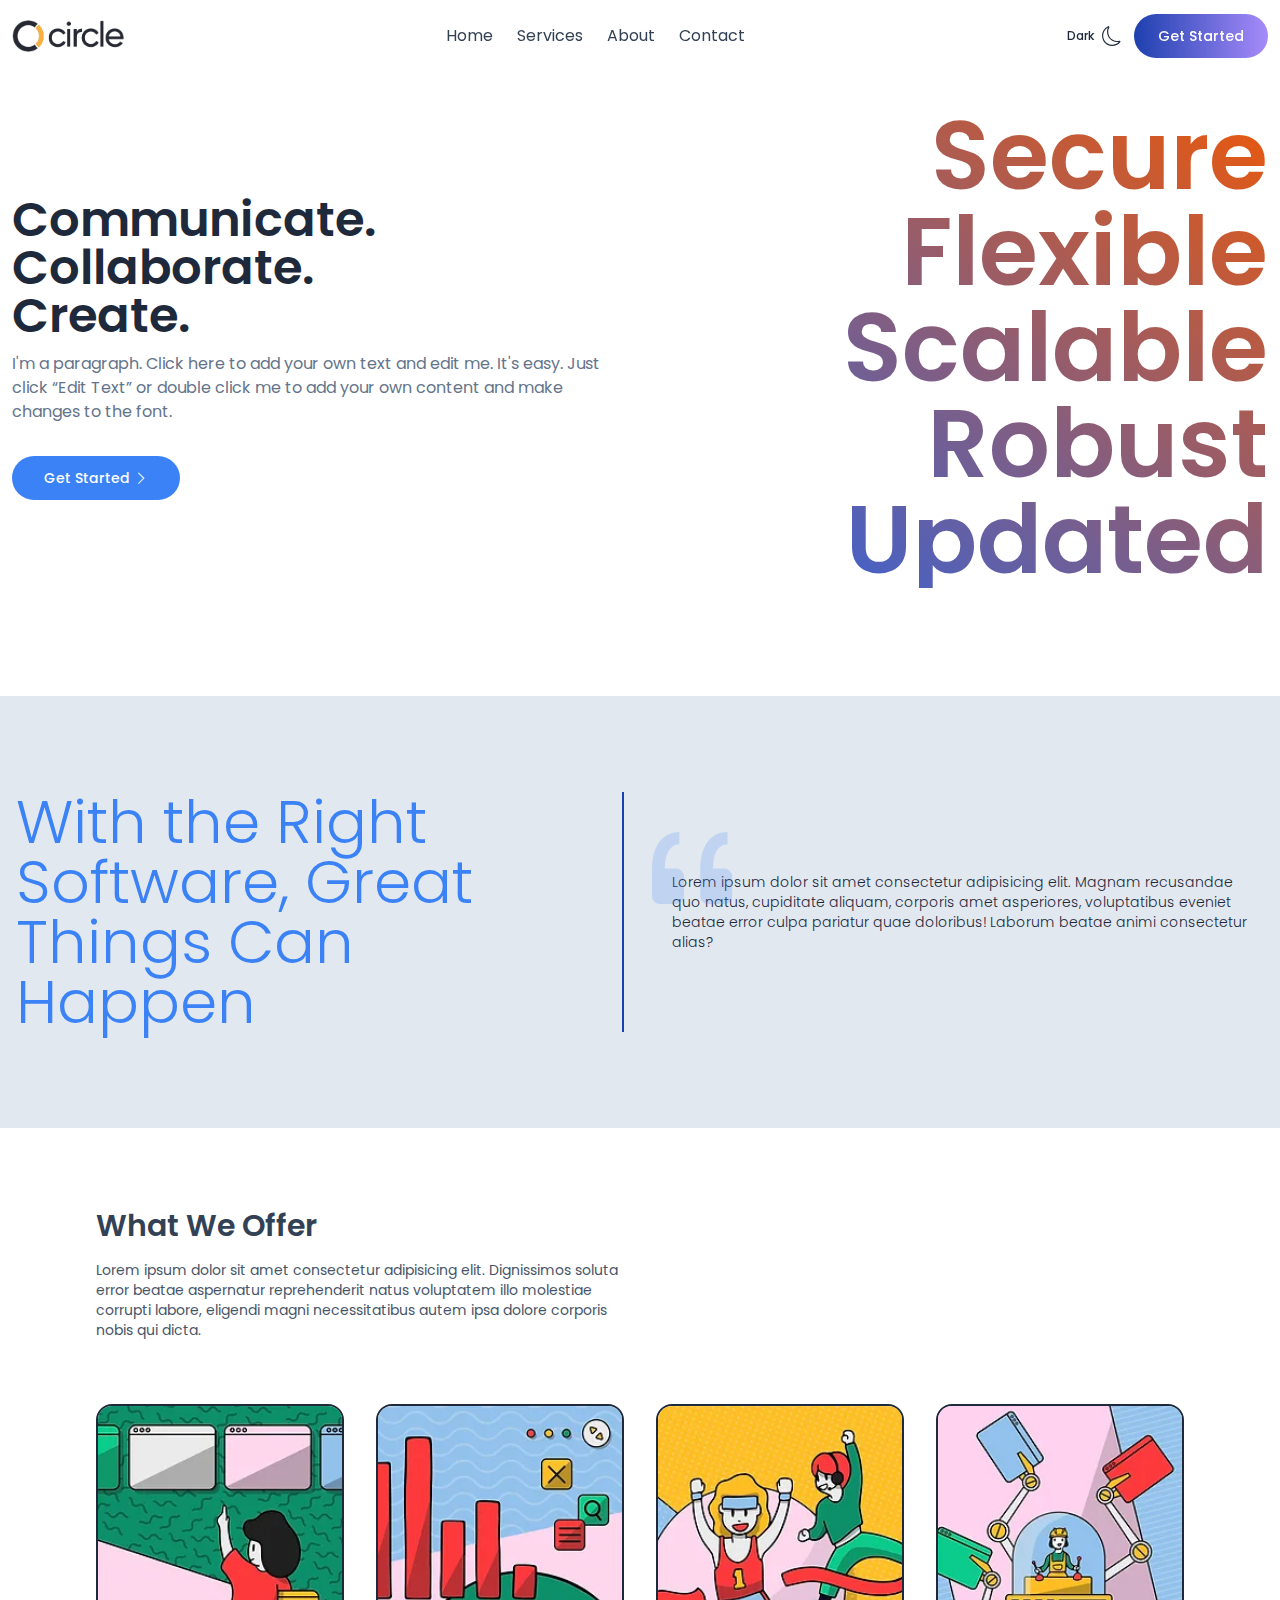
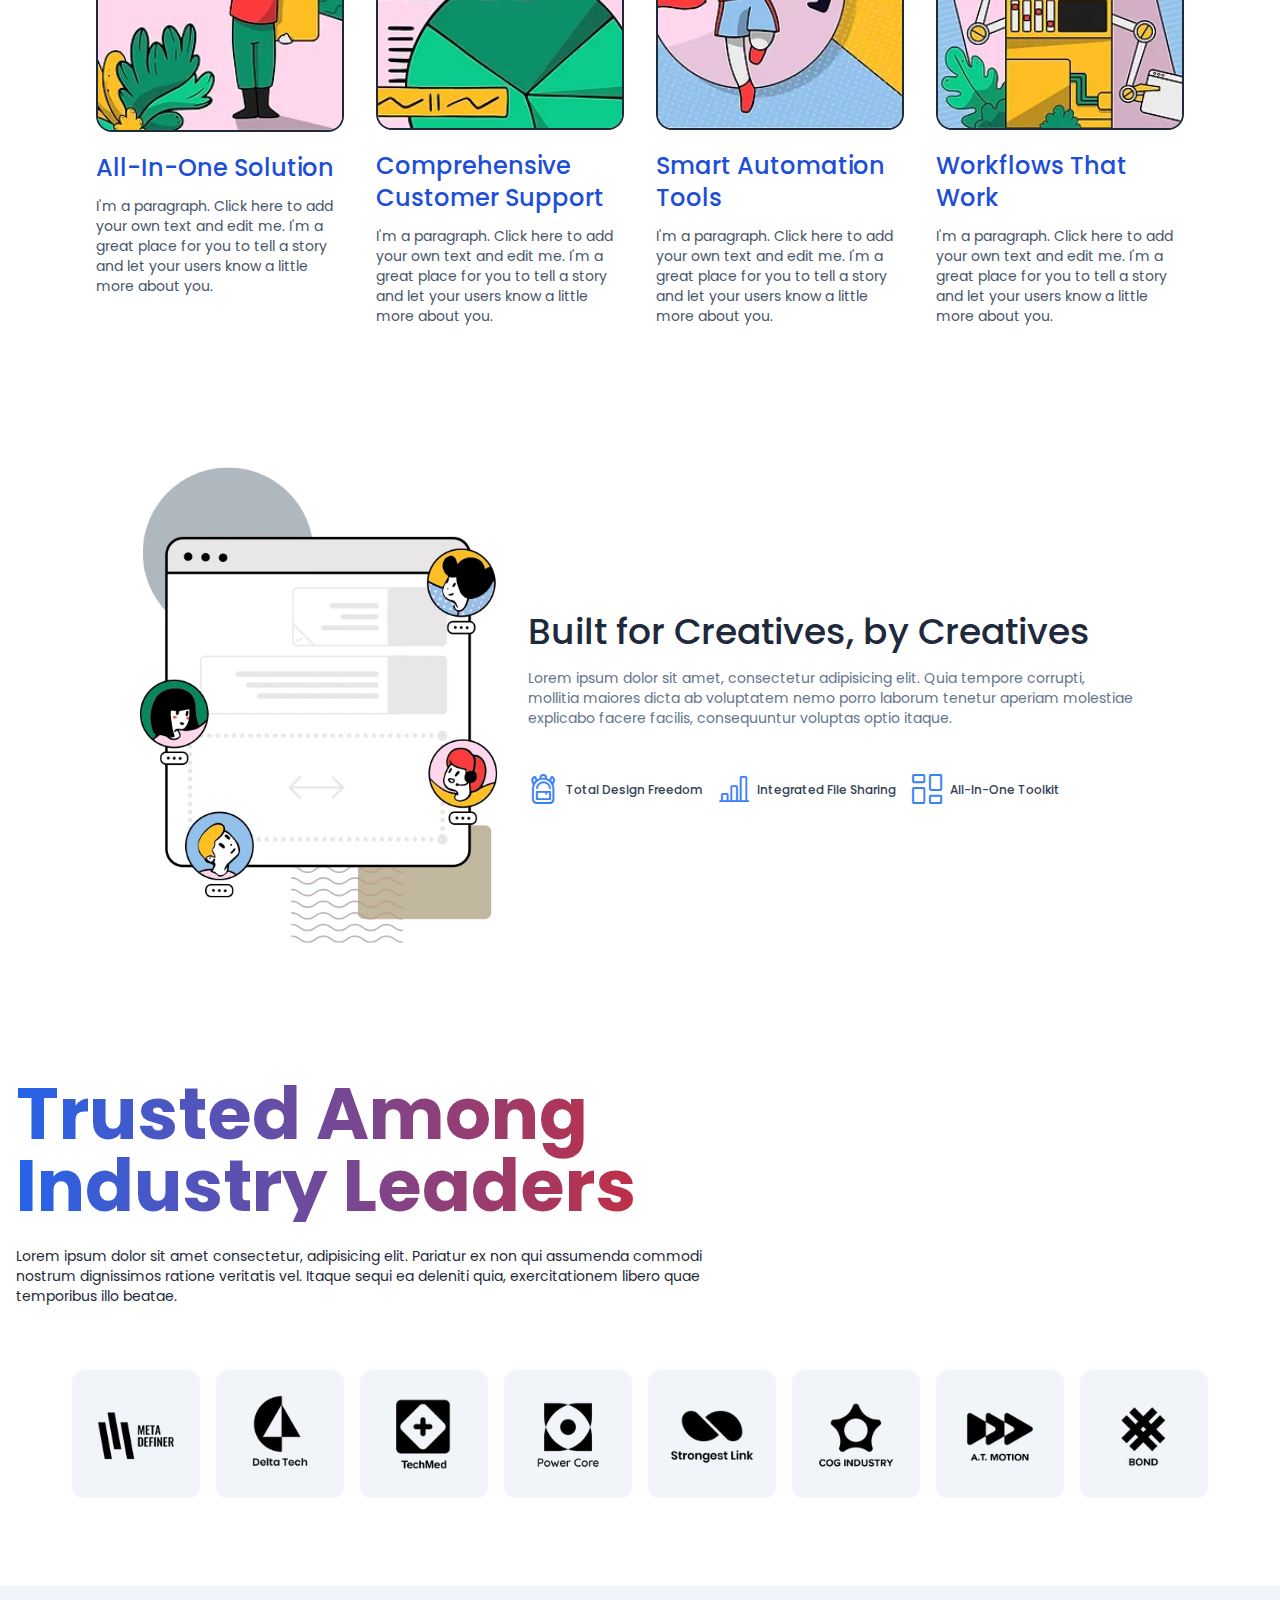
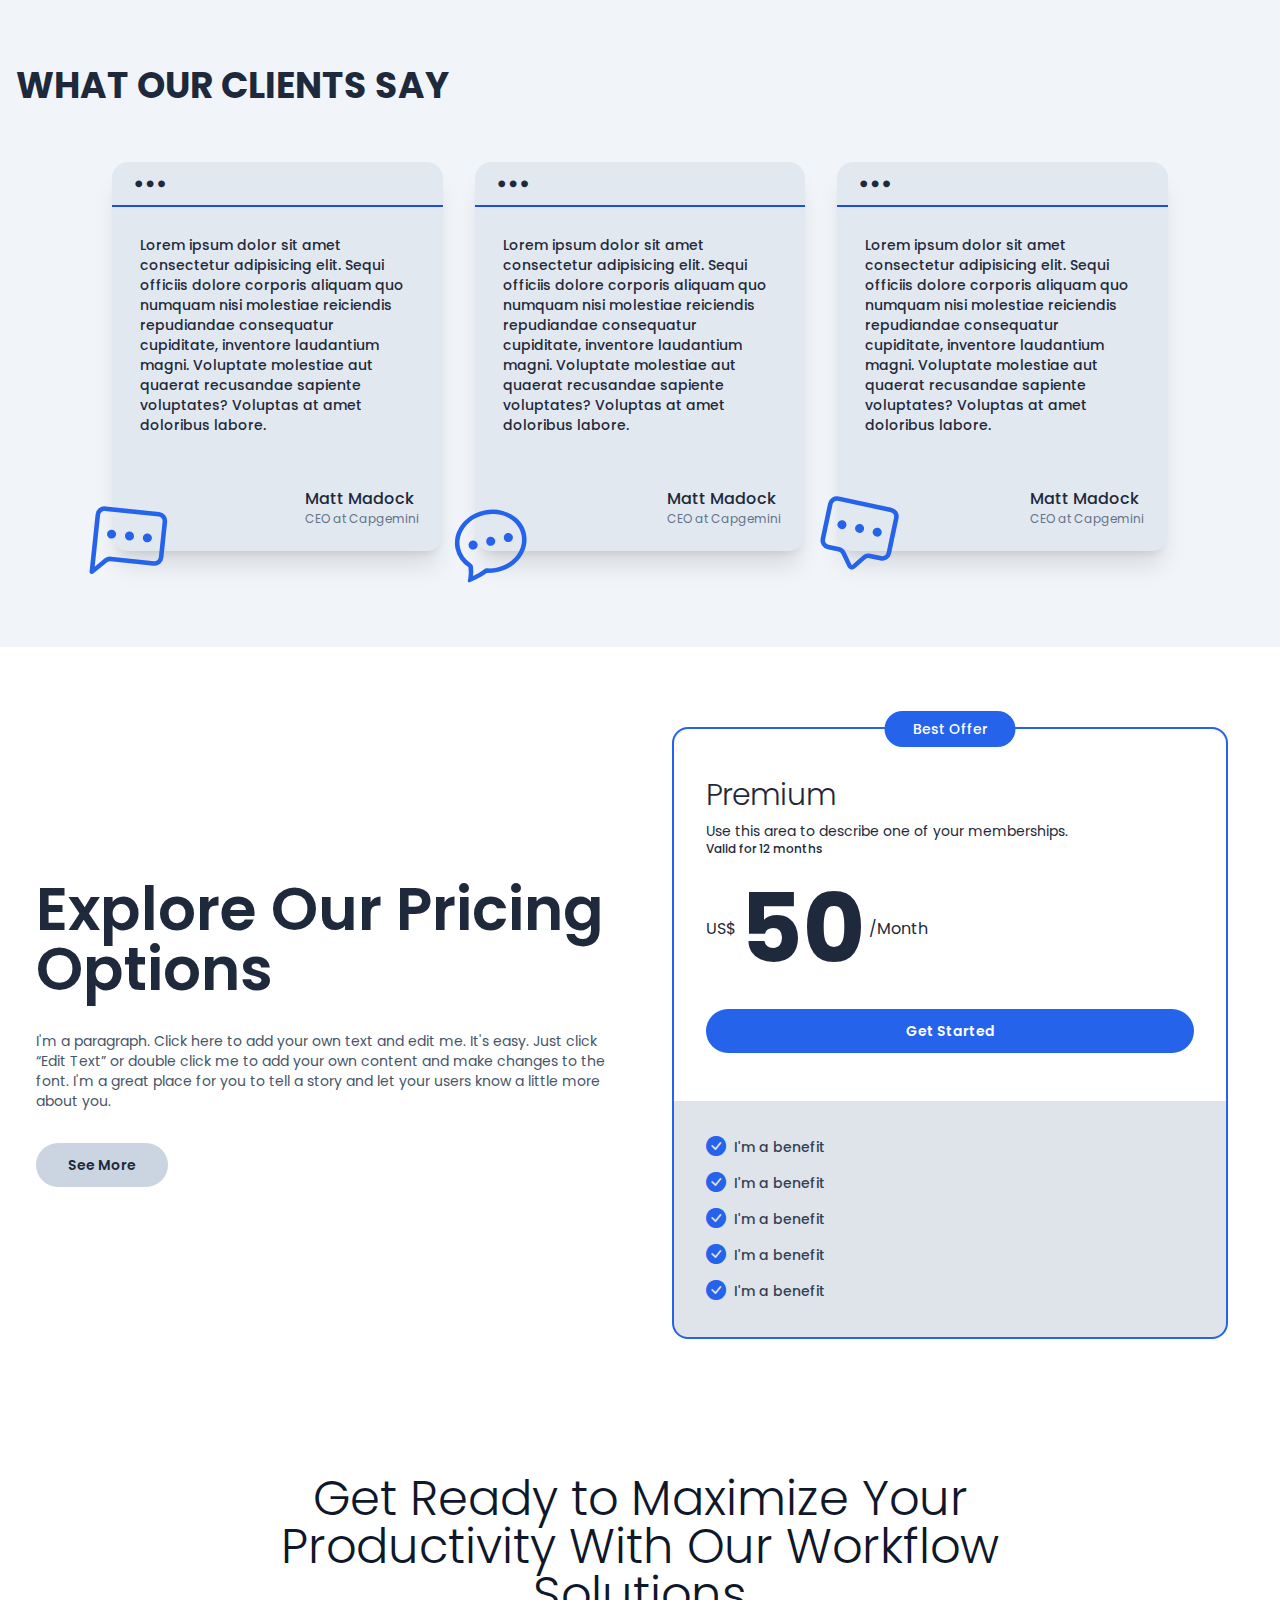
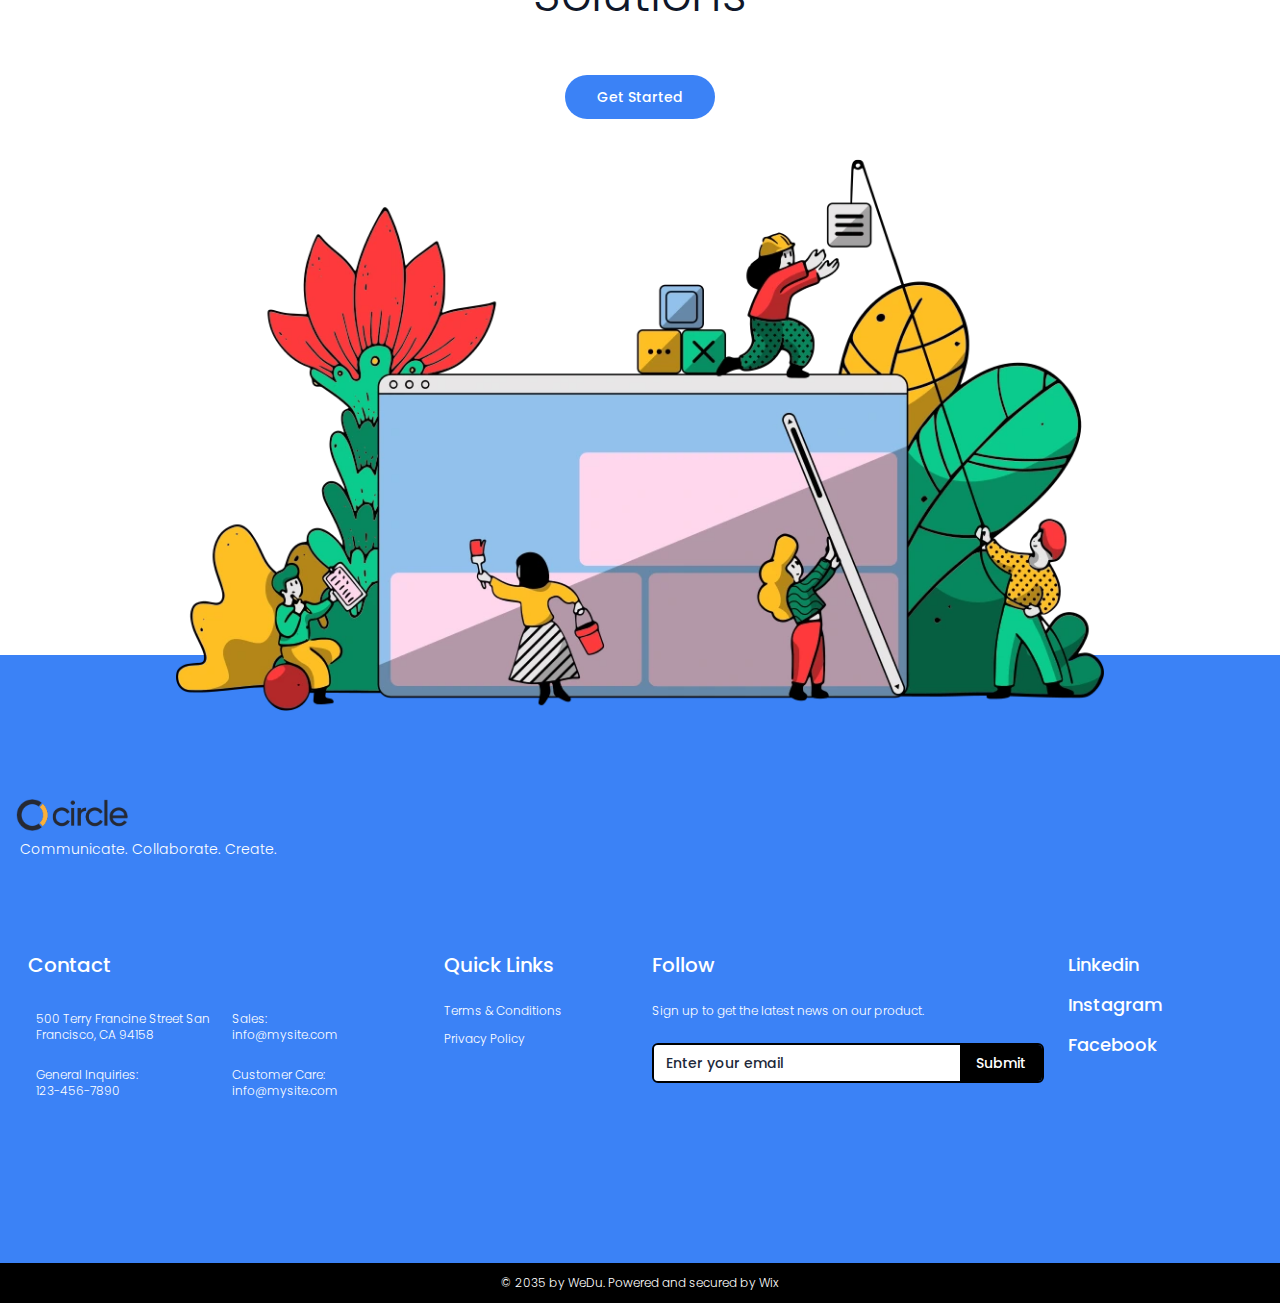
<file: index.html>
<!DOCTYPE html>
<!-- npx tailwindcss -i ./src/input.css -o ./dist/assets/css/output.css --watch -->
<html lang="en">
   <head>
      <meta charset="UTF-8" />
      <meta name="viewport" content="width=device-width, initial-scale=1.0" />
      <link rel="preconnect" href="https://fonts.googleapis.com" />
      <link rel="preconnect" href="https://fonts.gstatic.com" crossorigin />
      <link
         href="https://fonts.googleapis.com/css2?family=Poppins:wght@300;400;500;600;700&display=swap"
         rel="stylesheet"
      />
      <link rel="stylesheet" href="https://cdn.jsdelivr.net/npm/bootstrap-icons@1.11.1/font/bootstrap-icons.css" />
      <link rel="stylesheet" href="assets/css/output.css" />
      <link rel="stylesheet" href="assets/css/style.css" />
      <title>Home</title>
   </head>
   <body class="bg-white dark:bg-slate-950">
      <!-- Navigation Bar starts here -->
      <nav class="px-3 md:py-2 py-3 z-50 fixed top-0 w-full navBar">
         <div class="container mx-auto">
            <div class="flex items-center justify-between relative">
               <a href="#home" class="block">
                  <img
                     src="assets/images/logo.png"
                     alt="Main logo of our website"
                     class="md:w-28 sm:w-24 w-20 dark:brightness-[100000]"
                  />
               </a>
               <div
                  class="md:flex md:static absolute md:w-auto w-full items-center top-12 menuBar hidden md:bg-transparent md:p-0 bg-white/95 md:dark:bg-transparent dark:bg-slate-800/95 md:shadow-none shadow-xl md:border-0 border dark:border-0 p-5 rounded-b-2xl"
               >
                  <a
                     href="#home"
                     class="navLinks md:inline-block block md:py-4 py-3 text-center md:px-3 px-2 text-slate-700 md:w-auto w-full font-normal text-base transition-all dark:text-white dark:hover:text-blue-500 hover:text-blue-500"
                     >Home</a
                  >
                  <a
                     href="#services"
                     class="navLinks md:inline-block block md:py-4 py-3 text-center md:px-3 px-2 text-slate-700 md:w-auto w-full font-normal text-base transition-all dark:text-white dark:hover:text-blue-500 hover:text-blue-500"
                     >Services</a
                  >
                  <a
                     href="#about"
                     class="navLinks md:inline-block block md:py-4 py-3 text-center md:px-3 px-2 text-slate-700 md:w-auto w-full font-normal text-base transition-all dark:text-white dark:hover:text-blue-500 hover:text-blue-500"
                     >About</a
                  >
                  <a
                     href="#contact"
                     class="navLinks md:inline-block block md:py-4 py-3 text-center md:px-3 px-2 text-slate-700 md:w-auto w-full font-normal text-base transition-all dark:text-white dark:hover:text-blue-500 hover:text-blue-500"
                     >Contact</a
                  >
               </div>
               <div class="flex items-center">
                  <div class="flex items-center">
                     <button
                        type="button"
                        class="text-xl text-slate-800 items-center dark:text-white dark:flex hidden hover:text-blue-400 hover:dark:text-blue-400 lightToggle"
                     >
                        <span class="text-xs font-medium pe-2">Light</span>
                        <i class="bi bi-brightness-high"></i>
                     </button>
                     <button
                        type="button"
                        class="text-xl text-slate-800 flex items-center dark:text-white hover:text-blue-400 hover:dark:text-blue-400 dark:hidden darkToggle"
                     >
                        <span class="text-xs font-medium pe-2">Dark</span>
                        <i class="bi bi-moon"></i>
                     </button>
                  </div>
                  <a
                     href="pricing.html"
                     class="md:inline-block hidden py-3 px-6 ms-3 bg-gradient-to-r from-blue-800 to-violet-400 hover:from-violet-400 hover:to-blue-800 text-white text-sm font-medium rounded-full transition-all"
                  >
                     Get Started
                  </a>
                  <div class="md:hidden block ps-2 text-slate-800 dark:text-white text-3xl">
                     <button type="button" class="openMenu"><i class="bi bi-list"></i></button>
                     <button type="button" class="closeMenu hidden"><i class="bi bi-x"></i></button>
                  </div>
               </div>
            </div>
         </div>
      </nav>
      <!-- Header section starts here -->
      <header id="home">
         <div class="container mx-auto">
            <div class="flex flex-wrap items-center justify-center w-full sm:py-24 py-20">
               <div class="lg:w-1/2 md:w-2/3 sm:w-3/4 w-full p-3">
                  <div>
                     <h1 class="sm:text-5xl text-4xl font-semibold text-slate-800 dark:text-white">
                        Communicate. <br />
                        Collaborate. <br />
                        Create.
                     </h1>
                     <p class="text-base font-normal text-slate-500 mt-3 dark:text-slate-300">
                        I'm a paragraph. Click here to add your own text and edit me. It's easy. Just click “Edit Text”
                        or double click me to add your own content and make changes to the font.
                     </p>
                     <a
                        href="pricing.html"
                        class="inline-block group py-3 px-8 bg-blue-500 hover:bg-blue-600 mt-8 text-white text-sm font-medium rounded-full"
                     >
                        Get Started
                        <i class="bi bi-chevron-right inline-block group-hover:translate-x-3 transition-all"></i>
                     </a>
                  </div>
               </div>
               <div class="lg:w-1/2 md:w-2/3 sm:w-3/4 w-full p-3 lg:mt-0 mt-10">
                  <h3
                     class="sm:text-8xl text-6xl font-semibold bg-clip-text text-transparent bg-gradient-to-tr from-blue-600 bg-orange-600 text-end"
                  >
                     Secure <br />
                     Flexible <br />
                     Scalable <br />
                     Robust <br />
                     Updated
                  </h3>
               </div>
            </div>
         </div>
      </header>
      <!-- We do section starts here -->
      <section class="bg-slate-200 dark:bg-slate-900">
         <div class="container mx-auto py-20">
            <div class="flex flex-wrap items-center justify-center">
               <div class="lg:w-1/2 md:w-2/3 sm:w-3/4 w-full p-4">
                  <h3
                     class="md:text-6xl text-4xl font-light text-blue-500 lg:border-e-2 lg:pe-5 border-blue-800 dark:border-white"
                  >
                     With the Right Software, Great Things Can Happen
                  </h3>
               </div>
               <div class="lg:w-1/2 md:w-2/3 sm:w-3/4 w-full p-4">
                  <p class="text-sm font-light text-slate-800 dark:text-white relative lg:ps-4">
                     <i class="bi bi-quote absolute -top-16 -left-7 text-blue-500/20 text-9xl"></i>
                     Lorem ipsum dolor sit amet consectetur adipisicing elit. Magnam recusandae quo natus, cupiditate
                     aliquam, corporis amet asperiores, voluptatibus eveniet beatae error culpa pariatur quae doloribus!
                     Laborum beatae animi consectetur alias?
                  </p>
               </div>
            </div>
         </div>
      </section>
      <!-- Our Service section starts here -->
      <section id="services">
         <div class="container mx-auto py-20 lg:px-20 px-5">
            <div class="lg:w-1/2 md:w-2/3 sm:w-3/4 w-full px-4">
               <h3 class="text-slate-700 dark:text-white font-semibold text-3xl mb-4">What We Offer</h3>
               <p class="text-slate-600 dark:text-slate-300 text-sm font-normal">
                  Lorem ipsum dolor sit amet consectetur adipisicing elit. Dignissimos soluta error beatae aspernatur
                  reprehenderit natus voluptatem illo molestiae corrupti labore, eligendi magni necessitatibus autem
                  ipsa dolore corporis nobis qui dicta.
               </p>
            </div>
            <div class="flex flex-wrap justify-center sm:mt-6 mt-4">
               <div class="lg:w-1/4 md:w-1/3 sm:w-1/2 w-full p-4 mt-6">
                  <img
                     src="assets/images/service1.webp"
                     alt="service images"
                     class="w-full rounded-2xl border-2 border-slate-800 dark:border-white"
                  />
                  <div class="mt-5">
                     <h3 class="text-blue-700 dark:text-blue-500 text-2xl font-medium mb-3">All-In-One Solution</h3>
                     <p class="text-slate-600 dark:text-slate-200 text-sm font-normal">
                        I'm a paragraph. Click here to add your own text and edit me. I'm a great place for you to tell
                        a story and let your users know a little more about you.
                     </p>
                  </div>
               </div>
               <div class="lg:w-1/4 md:w-1/3 sm:w-1/2 w-full p-4 mt-6">
                  <img
                     src="assets/images/service2.webp"
                     alt="service images"
                     class="w-full rounded-2xl border-2 border-slate-800 dark:border-white"
                  />
                  <div class="mt-5">
                     <h3 class="text-blue-700 dark:text-blue-500 text-2xl font-medium mb-3">
                        Comprehensive Customer Support
                     </h3>
                     <p class="text-slate-600 dark:text-slate-200 text-sm font-normal">
                        I'm a paragraph. Click here to add your own text and edit me. I'm a great place for you to tell
                        a story and let your users know a little more about you.
                     </p>
                  </div>
               </div>
               <div class="lg:w-1/4 md:w-1/3 sm:w-1/2 w-full p-4 mt-6">
                  <img
                     src="assets/images/service3.webp"
                     alt="service images"
                     class="w-full rounded-2xl border-2 border-slate-800 dark:border-white"
                  />
                  <div class="mt-5">
                     <h3 class="text-blue-700 dark:text-blue-500 text-2xl font-medium mb-3">Smart Automation Tools</h3>
                     <p class="text-slate-600 dark:text-slate-200 text-sm font-normal">
                        I'm a paragraph. Click here to add your own text and edit me. I'm a great place for you to tell
                        a story and let your users know a little more about you.
                     </p>
                  </div>
               </div>
               <div class="lg:w-1/4 md:w-1/3 sm:w-1/2 w-full p-4 mt-6">
                  <img
                     src="assets/images/service4.webp"
                     alt="service images"
                     class="w-full rounded-2xl border-2 border-slate-800 dark:border-white"
                  />
                  <div class="mt-5">
                     <h3 class="text-blue-700 dark:text-blue-500 text-2xl font-medium mb-3">Workflows That Work</h3>
                     <p class="text-slate-600 dark:text-slate-200 text-sm font-normal">
                        I'm a paragraph. Click here to add your own text and edit me. I'm a great place for you to tell
                        a story and let your users know a little more about you.
                     </p>
                  </div>
               </div>
            </div>
         </div>
      </section>
      <!-- Other section -->
      <section>
         <div class="container mx-auto py-10">
            <div class="flex flex-wrap justify-center items-center">
               <img src="assets/images/other.png" alt="Other section image" class="sm:w-96 w-80" />
               <div class="lg:w-1/2 md:w-2/3 sm:w-3/4 w-full p-4">
                  <div>
                     <h3 class="text-4xl font-medium text-slate-800 dark:text-white mb-4">
                        Built for Creatives, by Creatives
                     </h3>
                     <p class="text-sm font-normal text-slate-500 dark:text-slate-200">
                        Lorem ipsum dolor sit amet, consectetur adipisicing elit. Quia tempore corrupti, mollitia
                        maiores dicta ab voluptatem nemo porro laborum tenetur aperiam molestiae explicabo facere
                        facilis, consequuntur voluptas optio itaque.
                     </p>
                     <div class="flex flex-wrap items-center mt-8">
                        <div class="flex items-center mt-3 pe-4">
                           <i class="bi text-blue-500 text-3xl inline-block pe-2 bi-backpack3"></i>
                           <p class="text-xs font-medium text-slate-700 dark:text-white">Total Design Freedom</p>
                        </div>
                        <div class="flex items-center mt-3 pe-4">
                           <i class="bi text-blue-500 text-3xl inline-block pe-2 bi-bar-chart-line"></i>
                           <p class="text-xs font-medium text-slate-700 dark:text-white">Integrated File Sharing</p>
                        </div>
                        <div class="flex items-center mt-3">
                           <i class="bi text-blue-500 text-3xl inline-block pe-2 bi-columns-gap"></i>
                           <p class="text-xs font-medium text-slate-700 dark:text-white">All-In-One Toolkit</p>
                        </div>
                     </div>
                  </div>
               </div>
            </div>
         </div>
      </section>
      <!-- Client Section -->
      <section id="about">
         <div class="container mx-auto py-20">
            <div class="md:w-3/5 sm:w-3/4 w-full px-4">
               <h3
                  class="bg-clip-text text-transparent bg-gradient-to-r from-blue-600 to-red-600 sm:text-7xl text-6xl font-bold"
               >
                  Trusted Among Industry Leaders
               </h3>
               <p class="text-sm font-normal text-slate-800 mt-6 dark:text-white">
                  Lorem ipsum dolor sit amet consectetur, adipisicing elit. Pariatur ex non qui assumenda commodi
                  nostrum dignissimos ratione veritatis vel. Itaque sequi ea deleniti quia, exercitationem libero quae
                  temporibus illo beatae.
               </p>
            </div>
            <div class="flex flex-wrap justify-center items-center mt-14">
               <img
                  src="assets/images/client1.webp"
                  alt="..."
                  class="w-32 bg-slate-100 dark:bg-white/90 p-4 rounded-xl m-2"
               />
               <img
                  src="assets/images/client2.webp"
                  alt="..."
                  class="w-32 bg-slate-100 dark:bg-white/90 p-4 rounded-xl m-2"
               />
               <img
                  src="assets/images/client3.webp"
                  alt="..."
                  class="w-32 bg-slate-100 dark:bg-white/90 p-4 rounded-xl m-2"
               />
               <img
                  src="assets/images/client4.webp"
                  alt="..."
                  class="w-32 bg-slate-100 dark:bg-white/90 p-4 rounded-xl m-2"
               />
               <img
                  src="assets/images/client5.webp"
                  alt="..."
                  class="w-32 bg-slate-100 dark:bg-white/90 p-4 rounded-xl m-2"
               />
               <img
                  src="assets/images/client6.webp"
                  alt="..."
                  class="w-32 bg-slate-100 dark:bg-white/90 p-4 rounded-xl m-2"
               />
               <img
                  src="assets/images/client7.webp"
                  alt="..."
                  class="w-32 bg-slate-100 dark:bg-white/90 p-4 rounded-xl m-2"
               />
               <img
                  src="assets/images/client8.webp"
                  alt="..."
                  class="w-32 bg-slate-100 dark:bg-white/90 p-4 rounded-xl m-2"
               />
            </div>
         </div>
      </section>
      <!-- Testimonial section -->
      <section class="dark:bg-slate-900/30 bg-slate-100">
         <div class="container mx-auto py-20 px-4">
            <h3 class="text-4xl font-bold text-slate-800 dark:text-blue-500 uppercase">What Our Clients Say</h3>
            <div class="flex flex-wrap items-center justify-center lg:px-20">
               <div class="lg:w-1/3 md:w-1/2 sm:w-2/3 w-full md:p-4 p-3 mt-10">
                  <div
                     class="bg-slate-200 dark:bg-slate-800/60 text-slate-800 dark:text-white rounded-2xl shadow-xl relative"
                  >
                     <i
                        class="bi bi-chat-left-dots absolute -bottom-8 -left-5 text-7xl text-blue-600 inline-block rotate-6"
                     ></i>
                     <div class="border-b-2 border-blue-700 pt-1 px-5">
                        <i class="bi bi-three-dots text-slate-800 dark:text-slate-200 text-4xl leading-3"></i>
                     </div>
                     <p class="p-7 text-sm font-medium">
                        Lorem ipsum dolor sit amet consectetur adipisicing elit. Sequi officiis dolore corporis aliquam
                        quo numquam nisi molestiae reiciendis repudiandae consequatur cupiditate, inventore laudantium
                        magni. Voluptate molestiae aut quaerat recusandae sapiente voluptates? Voluptas at amet
                        doloribus labore.
                     </p>
                     <div class="flex justify-end p-6">
                        <div>
                           <p class="text-base font-medium text-slate-800 dark:text-slate-200">Matt Madock</p>
                           <p class="text-xs font-normal text-slate-500 dark:text-slate-300">CEO at Capgemini</p>
                        </div>
                     </div>
                  </div>
               </div>
               <div class="lg:w-1/3 md:w-1/2 sm:w-2/3 w-full md:p-4 p-3 mt-10">
                  <div
                     class="bg-slate-200 dark:bg-slate-800/60 text-slate-800 dark:text-white rounded-2xl shadow-xl relative"
                  >
                     <i
                        class="bi bi-chat-dots absolute -bottom-7 -left-5 text-7xl text-blue-600 inline-block -rotate-12"
                     ></i>
                     <div class="border-b-2 border-blue-700 pt-1 px-5">
                        <i class="bi bi-three-dots text-slate-800 dark:text-slate-200 text-4xl leading-3"></i>
                     </div>
                     <p class="p-7 text-sm font-medium">
                        Lorem ipsum dolor sit amet consectetur adipisicing elit. Sequi officiis dolore corporis aliquam
                        quo numquam nisi molestiae reiciendis repudiandae consequatur cupiditate, inventore laudantium
                        magni. Voluptate molestiae aut quaerat recusandae sapiente voluptates? Voluptas at amet
                        doloribus labore.
                     </p>
                     <div class="flex justify-end p-6">
                        <div>
                           <p class="text-base font-medium text-slate-800 dark:text-slate-200">Matt Madock</p>
                           <p class="text-xs font-normal text-slate-500 dark:text-slate-300">CEO at Capgemini</p>
                        </div>
                     </div>
                  </div>
               </div>
               <div class="lg:w-1/3 md:w-1/2 sm:w-2/3 w-full md:p-4 p-3 mt-10">
                  <div
                     class="bg-slate-200 dark:bg-slate-800/60 text-slate-800 dark:text-white rounded-2xl shadow-xl relative"
                  >
                     <i
                        class="bi bi-chat-square-dots absolute -bottom-6 -left-4 text-7xl text-blue-600 inline-block rotate-12"
                     ></i>
                     <div class="border-b-2 border-blue-700 pt-1 px-5">
                        <i class="bi bi-three-dots text-slate-800 dark:text-slate-200 text-4xl leading-3"></i>
                     </div>
                     <p class="p-7 text-sm font-medium">
                        Lorem ipsum dolor sit amet consectetur adipisicing elit. Sequi officiis dolore corporis aliquam
                        quo numquam nisi molestiae reiciendis repudiandae consequatur cupiditate, inventore laudantium
                        magni. Voluptate molestiae aut quaerat recusandae sapiente voluptates? Voluptas at amet
                        doloribus labore.
                     </p>
                     <div class="flex justify-end p-6">
                        <div>
                           <p class="text-base font-medium text-slate-800 dark:text-slate-200">Matt Madock</p>
                           <p class="text-xs font-normal text-slate-500 dark:text-slate-300">CEO at Capgemini</p>
                        </div>
                     </div>
                  </div>
               </div>
            </div>
         </div>
      </section>
      <!-- Pricing Section -->
      <section id="pricing">
         <div class="container mx-auto py-20">
            <div class="flex flex-wrap justify-center items-center px-5">
               <div class="lg:w-1/2 sm:w-2/3 w-full p-4">
                  <div>
                     <h3 class="md:text-6xl text-5xl font-semibold text-slate-800 dark:text-white">
                        Explore Our Pricing Options
                     </h3>
                     <p class="text-sm font-normal text-slate-600 dark:text-slate-200 mt-8">
                        I'm a paragraph. Click here to add your own text and edit me. It's easy. Just click “Edit Text”
                        or double click me to add your own content and make changes to the font. I'm a great place for
                        you to tell a story and let your users know a little more about you.
                     </p>
                     <a
                        href="#"
                        class="inline-block mt-8 bg-slate-300 dark:bg-slate-800 group text-slate-800 dark:text-white py-3 px-8 text-sm font-semibold hover:bg-blue-500 hover:text-white hover:dark:bg-blue-500 transition-all rounded-full"
                        >See More</a
                     >
                  </div>
               </div>
               <div class="lg:w-1/2 sm:w-2/3 w-full lg:px-8 lg:mt-0 mt-16">
                  <div class="bg-slate-400/30 rounded-2xl dark:bg-slate-900/50 relative border-2 border-blue-600">
                     <div
                        class="text-center py-2 px-7 bg-blue-600 text-white text-sm font-medium absolute top-0 left-1/2 -translate-y-1/2 -translate-x-1/2 rounded-full"
                     >
                        Best Offer
                     </div>
                     <div class="px-8 py-12 text-slate-800 dark:text-slate-200 bg-white dark:bg-black rounded-t-2xl">
                        <h3 class="text-3xl font-light">Premium</h3>
                        <p class="mt-2 text-sm">Use this area to describe one of your memberships.</p>
                        <p class="text-xs font-medium">Valid for 12 months</p>
                        <p class="flex items-center mt-6">US$<span class="text-8xl font-bold px-1">50</span>/Month</p>
                        <a
                           href="pricing.html"
                           class="block w-full py-3 px-5 text-white bg-blue-600 font-semibold text-sm text-center mt-8 rounded-full hover:bg-blue-700 transition-all"
                           >Get Started</a
                        >
                     </div>
                     <div class="p-8">
                        <ul>
                           <li class="text-slate-700 dark:text-white flex items-center font-medium text-sm mb-2">
                              <i class="bi bi-check-circle-fill text-xl text-blue-600 pe-2"></i>
                              <span>I'm a benefit</span>
                           </li>
                           <li class="text-slate-700 dark:text-white flex items-center font-medium text-sm mb-2">
                              <i class="bi bi-check-circle-fill text-xl text-blue-600 pe-2"></i>
                              <span>I'm a benefit</span>
                           </li>
                           <li class="text-slate-700 dark:text-white flex items-center font-medium text-sm mb-2">
                              <i class="bi bi-check-circle-fill text-xl text-blue-600 pe-2"></i>
                              <span>I'm a benefit</span>
                           </li>
                           <li class="text-slate-700 dark:text-white flex items-center font-medium text-sm mb-2">
                              <i class="bi bi-check-circle-fill text-xl text-blue-600 pe-2"></i>
                              <span>I'm a benefit</span>
                           </li>
                           <li class="text-slate-700 dark:text-white flex items-center font-medium text-sm">
                              <i class="bi bi-check-circle-fill text-xl text-blue-600 pe-2"></i>
                              <span>I'm a benefit</span>
                           </li>
                        </ul>
                     </div>
                  </div>
               </div>
            </div>
         </div>
      </section>
      <!-- Footer section -->
      <section>
         <div class="container mx-auto py-10">
            <div class="flex justify-center items-center">
               <div class="sm:w-3/4 w-full p-4">
                  <h3 class="text-slate-900 dark:text-white text-center md:text-5xl sm:text-4xl text-3xl font-light">
                     Get Ready to Maximize Your Productivity With Our Workflow Solutions
                  </h3>
                  <div class="text-center mt-6">
                     <a
                        href="pricing.html"
                        class="inline-block group py-3 px-8 bg-blue-500 hover:bg-blue-600 mt-8 text-white text-sm font-medium rounded-full"
                     >
                        Get Started
                     </a>
                  </div>
                  <img
                     src="assets/images/footerImg.webp"
                     alt="Footer Image"
                     class="w-full mt-10 -mb-28 dark:contrast-125 dark:saturate-[1.1]"
                  />
               </div>
            </div>
         </div>
      </section>
      <!-- Footer -->
      <footer class="bg-blue-500 dark:bg-blue-950" id="contact">
         <div class="container mx-auto py-36 px-4">
            <div>
               <img src="assets/images/logo.png" alt="main logo" class="w-28 dark:brightness-[10000]" />
               <p class="text-sm text-white font-light mt-2 ps-1">Communicate. Collaborate. Create.</p>
            </div>
            <div class="flex flex-wrap text-white text-xs font-light mt-10">
               <div class="lg:w-2/6 sm:w-1/2 w-full p-3 mt-10">
                  <h3 class="text-xl font-medium">Contact</h3>
                  <div class="flex flex-wrap mt-6">
                     <div class="sm:w-1/2 w-full p-2">
                        <div>
                           <p>500 Terry Francine Street San Francisco, CA 94158</p>
                        </div>
                        <div class="mt-6">
                           <p>General Inquiries:</p>
                           <p>123-456-7890</p>
                        </div>
                     </div>
                     <div class="sm:w-1/2 w-full p-2">
                        <div>
                           <p>Sales:</p>
                           <p>info@mysite.com</p>
                        </div>
                        <div class="mt-6">
                           <p>Customer Care:</p>
                           <p>info@mysite.com</p>
                        </div>
                     </div>
                  </div>
               </div>
               <div class="lg:w-1/6 sm:w-1/2 w-full p-3 mt-10">
                  <h3 class="text-xl font-medium">Quick Links</h3>
                  <div>
                     <a href="disclaimer.html" class="mt-6 block mb-3">Terms & Conditions</a>
                     <a href="privacy.html" class="block">Privacy Policy</a>
                  </div>
               </div>
               <div class="lg:w-2/6 sm:w-1/2 w-full p-3 mt-10">
                  <h3 class="text-xl font-medium">Follow</h3>
                  <p class="mt-6">Sign up to get the latest news on our product.</p>
                  <form class="mt-6">
                     <div class="flex items-center overflow-hidden rounded-md border-2 border-black">
                        <input
                           type="email"
                           placeholder="Enter your email"
                           required
                           class="text-sm font-medium text-slate-800 bg-white border-0 outline-none block py-2 px-3 placeholder:text-slate-800 w-full"
                        />
                        <button
                           type="submit"
                           class="bg-black hover:bg-slate-950 text-white text-sm font-medium py-2 px-4 border-0"
                        >
                           Submit
                        </button>
                     </div>
                  </form>
               </div>
               <div class="lg:w-1/6 sm:w-1/2 w-full p-3 mt-10">
                  <a href="#" class="block w-full text-lg font-medium mb-3">Linkedin</a>
                  <a href="#" class="block w-full text-lg font-medium mb-3">Instagram</a>
                  <a href="#" class="block w-full text-lg font-medium">Facebook</a>
               </div>
            </div>
         </div>
      </footer>
      <!-- Footer bottom strip -->
      <section class="bg-black">
         <div class="container mx-auto">
            <h3 class="text-center py-3 text-white font-light text-xs">© 2035 by WeDu. Powered and secured by Wix</h3>
         </div>
      </section>
      <script src="https://code.jquery.com/jquery-3.7.1.js"></script>
      <script src="assets/js/main.js"></script>
   </body>
</html>
</file>
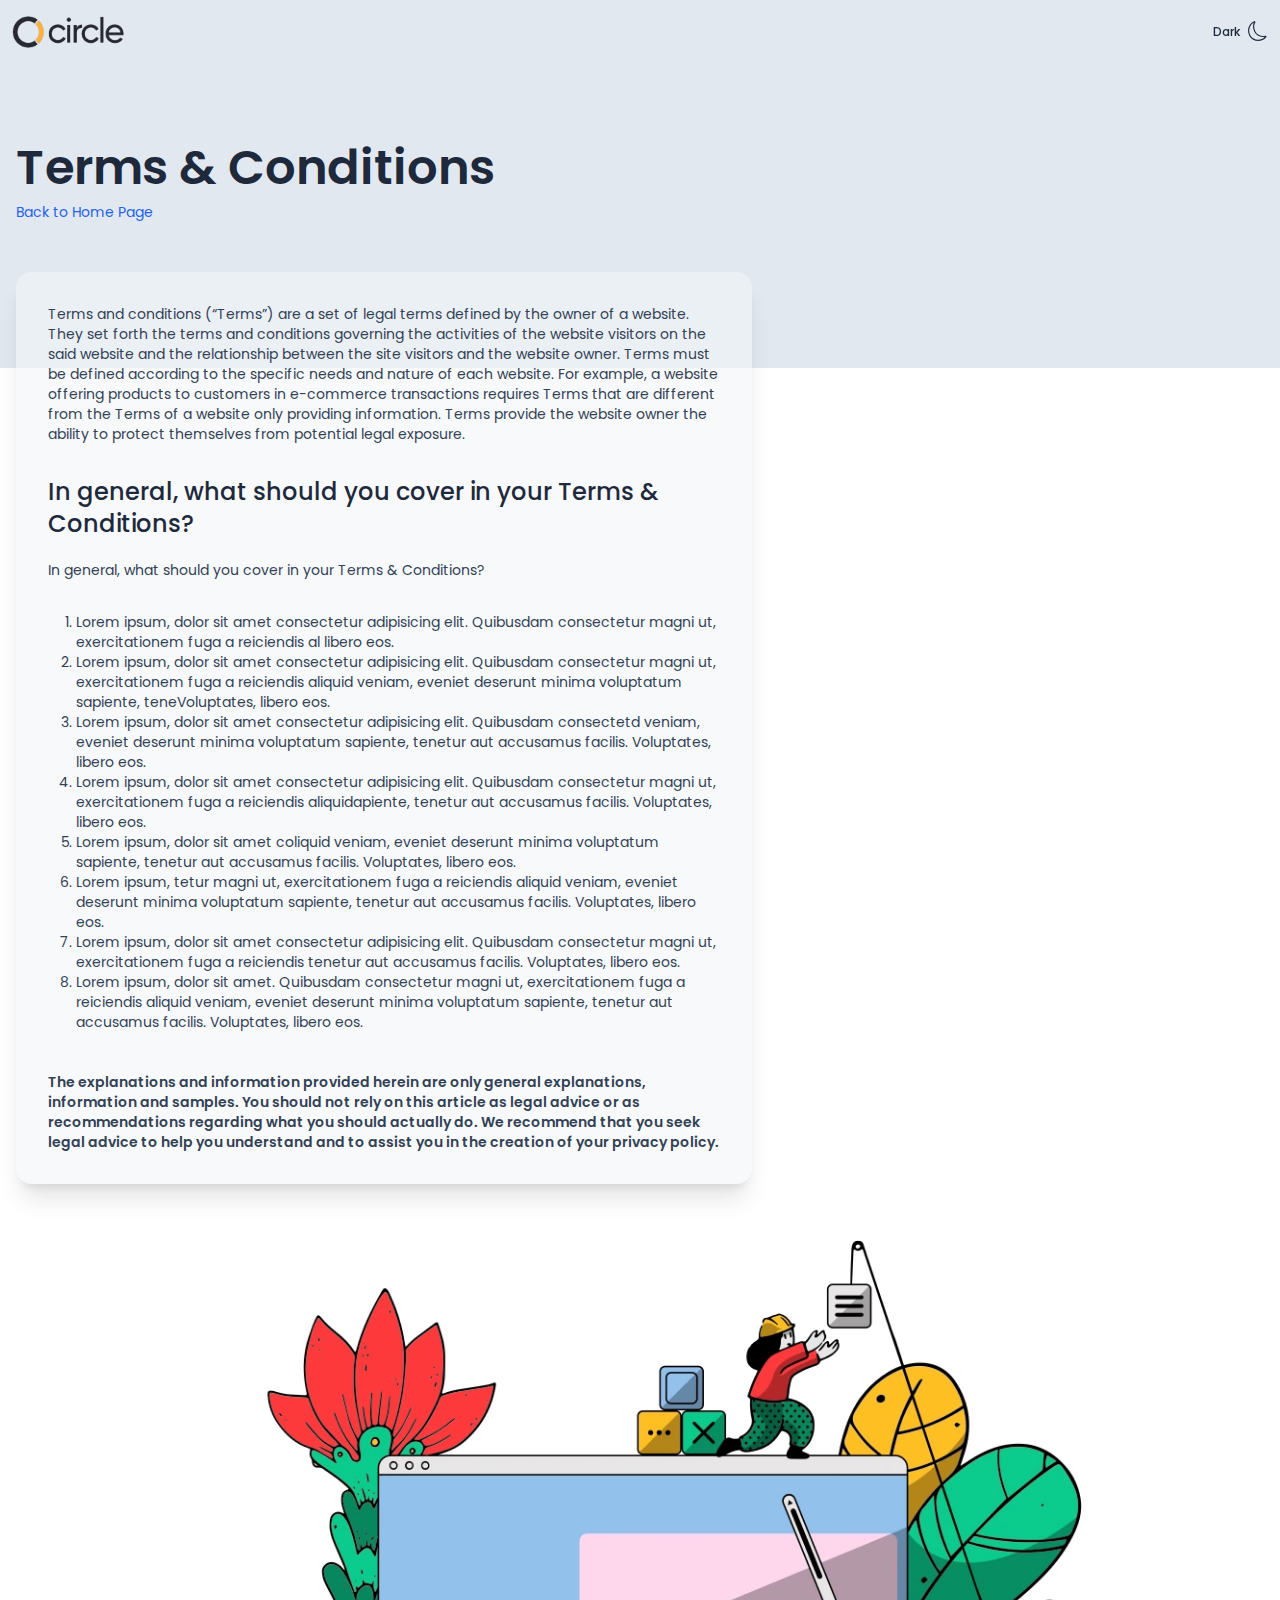
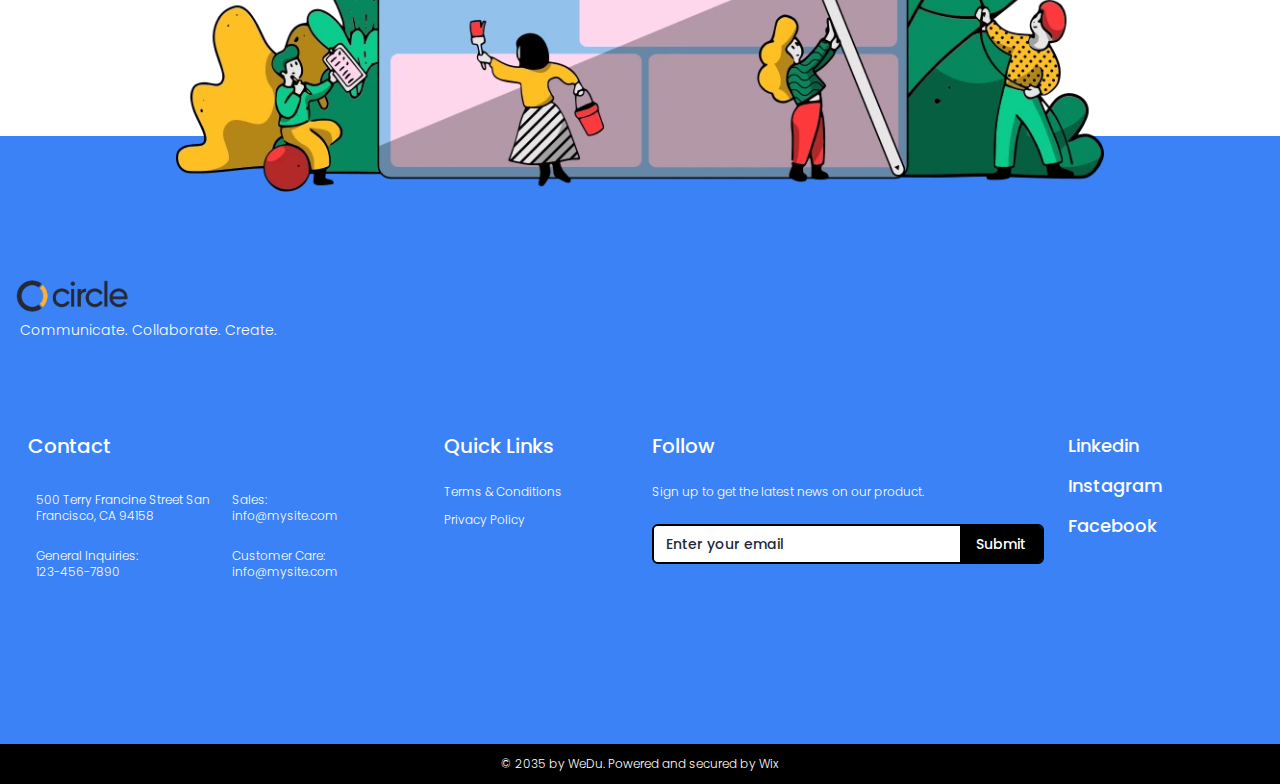
<file: disclaimer.html>
<!DOCTYPE html>
<!-- npx tailwindcss -i ./src/input.css -o ./dist/assets/css/output.css --watch -->
<html lang="en">
   <head>
      <meta charset="UTF-8" />
      <meta name="viewport" content="width=device-width, initial-scale=1.0" />
      <link rel="preconnect" href="https://fonts.googleapis.com" />
      <link rel="preconnect" href="https://fonts.gstatic.com" crossorigin />
      <link
         href="https://fonts.googleapis.com/css2?family=Poppins:wght@300;400;500;600;700&display=swap"
         rel="stylesheet"
      />
      <link rel="stylesheet" href="https://cdn.jsdelivr.net/npm/bootstrap-icons@1.11.1/font/bootstrap-icons.css" />
      <link rel="stylesheet" href="assets/css/output.css" />
      <link rel="stylesheet" href="assets/css/style.css" />
      <title>Home</title>
   </head>
   <body class="bg-white dark:bg-slate-950">
      <!-- Navigation Bar starts here -->
      <nav class="py-4 px-3 z-50 fixed top-0 w-full navBar">
         <div class="container mx-auto">
            <div class="flex items-center justify-between relative">
               <a href="index.html" class="block">
                  <img
                     src="assets/images/logo.png"
                     alt="Main logo of our website"
                     class="md:w-28 sm:w-24 w-20 dark:brightness-[100000]"
                  />
               </a>
               <div class="flex items-center">
                  <div class="flex items-center">
                     <button
                        type="button"
                        class="text-xl text-slate-800 items-center dark:text-white dark:flex hidden hover:text-blue-400 hover:dark:text-blue-400 lightToggle"
                     >
                        <span class="text-xs font-medium pe-2">Light</span>
                        <i class="bi bi-brightness-high"></i>
                     </button>
                     <button
                        type="button"
                        class="text-xl text-slate-800 flex items-center dark:text-white hover:text-blue-400 hover:dark:text-blue-400 dark:hidden darkToggle"
                     >
                        <span class="text-xs font-medium pe-2">Dark</span>
                        <i class="bi bi-moon"></i>
                     </button>
                  </div>
               </div>
            </div>
         </div>
      </nav>
      <!-- Header -->
      <header class="bg-slate-200 dark:bg-slate-900/60">
         <div class="container mx-auto py-36">
            <div class="flex">
               <div class="lg:w-3/5 sm:w-2/3 w-full px-4">
                  <h1 class="md:text-5xl text-4xl font-semibold text-slate-800 dark:text-white leading-tight">
                     Terms & Conditions
                  </h1>
                  <div class="mt-2">
                     <a href="index.html" class="text-blue-600 text-sm font-normal">Back to Home Page</a>
                  </div>
               </div>
            </div>
         </div>
      </header>
      <!-- Disclaimer -->
      <section class="-mt-24">
         <div class="container mx-auto">
            <div class="flex">
               <div class="lg:w-3/5 sm:w-2/3 w-full px-4">
                  <div class="p-8 rounded-2xl bg-slate-100/60 shadow-xl dark:bg-slate-800/40">
                     <p class="text-sm text-slate-700 dark:text-slate-200 font-normal">
                        Terms and conditions (“Terms”) are a set of legal terms defined by the owner of a website. They
                        set forth the terms and conditions governing the activities of the website visitors on the said
                        website and the relationship between the site visitors and the website owner. Terms must be
                        defined according to the specific needs and nature of each website. For example, a website
                        offering products to customers in e-commerce transactions requires Terms that are different from
                        the Terms of a website only providing information. Terms provide the website owner the ability
                        to protect themselves from potential legal exposure.
                     </p>
                     <h3 class="mt-8 text-slate-800 text-2xl dark:text-white font-medium">
                        In general, what should you cover in your Terms & Conditions?
                     </h3>
                     <p class="text-sm text-slate-700 dark:text-slate-200 font-normal mt-5">
                        In general, what should you cover in your Terms & Conditions?
                     </p>
                     <ul class="mt-8 text-sm text-slate-700 dark:text-slate-200 font-normal list-decimal ps-7">
                        <li>
                           Lorem ipsum, dolor sit amet consectetur adipisicing elit. Quibusdam consectetur magni ut,
                           exercitationem fuga a reiciendis al libero eos.
                        </li>
                        <li>
                           Lorem ipsum, dolor sit amet consectetur adipisicing elit. Quibusdam consectetur magni ut,
                           exercitationem fuga a reiciendis aliquid veniam, eveniet deserunt minima voluptatum sapiente,
                           teneVoluptates, libero eos.
                        </li>
                        <li>
                           Lorem ipsum, dolor sit amet consectetur adipisicing elit. Quibusdam consectetd veniam,
                           eveniet deserunt minima voluptatum sapiente, tenetur aut accusamus facilis. Voluptates,
                           libero eos.
                        </li>
                        <li>
                           Lorem ipsum, dolor sit amet consectetur adipisicing elit. Quibusdam consectetur magni ut,
                           exercitationem fuga a reiciendis aliquidapiente, tenetur aut accusamus facilis. Voluptates,
                           libero eos.
                        </li>
                        <li>
                           Lorem ipsum, dolor sit amet coliquid veniam, eveniet deserunt minima voluptatum sapiente,
                           tenetur aut accusamus facilis. Voluptates, libero eos.
                        </li>
                        <li>
                           Lorem ipsum, tetur magni ut, exercitationem fuga a reiciendis aliquid veniam, eveniet
                           deserunt minima voluptatum sapiente, tenetur aut accusamus facilis. Voluptates, libero eos.
                        </li>
                        <li>
                           Lorem ipsum, dolor sit amet consectetur adipisicing elit. Quibusdam consectetur magni ut,
                           exercitationem fuga a reiciendis tenetur aut accusamus facilis. Voluptates, libero eos.
                        </li>
                        <li>
                           Lorem ipsum, dolor sit amet. Quibusdam consectetur magni ut, exercitationem fuga a reiciendis
                           aliquid veniam, eveniet deserunt minima voluptatum sapiente, tenetur aut accusamus facilis.
                           Voluptates, libero eos.
                        </li>
                     </ul>
                     <p class="text-sm text-slate-700 dark:text-white font-semibold mt-10">
                        The explanations and information provided herein are only general explanations, information and
                        samples. You should not rely on this article as legal advice or as recommendations regarding
                        what you should actually do. We recommend that you seek legal advice to help you understand and
                        to assist you in the creation of your privacy policy.
                     </p>
                  </div>
               </div>
            </div>
         </div>
      </section>
      <!-- Footer section -->
      <section>
         <div class="container mx-auto pb-10">
            <div class="flex justify-center items-center">
               <div class="sm:w-3/4 w-full p-4">
                  <img
                     src="assets/images/footerImg.webp"
                     alt="Footer Image"
                     class="w-full mt-10 -mb-28 dark:contrast-125 dark:saturate-[1.1]"
                  />
               </div>
            </div>
         </div>
      </section>
      <!-- Footer -->
      <footer class="bg-blue-500 dark:bg-blue-950" id="contact">
         <div class="container mx-auto py-36 px-4">
            <div>
               <img src="assets/images/logo.png" alt="main logo" class="w-28 dark:brightness-[10000]" />
               <p class="text-sm text-white font-light mt-2 ps-1">Communicate. Collaborate. Create.</p>
            </div>
            <div class="flex flex-wrap text-white text-xs font-light mt-10">
               <div class="lg:w-2/6 sm:w-1/2 w-full p-3 mt-10">
                  <h3 class="text-xl font-medium">Contact</h3>
                  <div class="flex flex-wrap mt-6">
                     <div class="sm:w-1/2 w-full p-2">
                        <div>
                           <p>500 Terry Francine Street San Francisco, CA 94158</p>
                        </div>
                        <div class="mt-6">
                           <p>General Inquiries:</p>
                           <p>123-456-7890</p>
                        </div>
                     </div>
                     <div class="sm:w-1/2 w-full p-2">
                        <div>
                           <p>Sales:</p>
                           <p>info@mysite.com</p>
                        </div>
                        <div class="mt-6">
                           <p>Customer Care:</p>
                           <p>info@mysite.com</p>
                        </div>
                     </div>
                  </div>
               </div>
               <div class="lg:w-1/6 sm:w-1/2 w-full p-3 mt-10">
                  <h3 class="text-xl font-medium">Quick Links</h3>
                  <div>
                     <a href="disclaimer.html" class="mt-6 block mb-3">Terms & Conditions</a>
                     <a href="privacy.html" class="block">Privacy Policy</a>
                  </div>
               </div>
               <div class="lg:w-2/6 sm:w-1/2 w-full p-3 mt-10">
                  <h3 class="text-xl font-medium">Follow</h3>
                  <p class="mt-6">Sign up to get the latest news on our product.</p>
                  <form class="mt-6">
                     <div class="flex items-center overflow-hidden rounded-md border-2 border-black">
                        <input
                           type="email"
                           placeholder="Enter your email"
                           required
                           class="text-sm font-medium text-slate-800 bg-white border-0 outline-none block py-2 px-3 placeholder:text-slate-800 w-full"
                        />
                        <button
                           type="submit"
                           class="bg-black hover:bg-slate-950 text-white text-sm font-medium py-2 px-4 border-0"
                        >
                           Submit
                        </button>
                     </div>
                  </form>
               </div>
               <div class="lg:w-1/6 sm:w-1/2 w-full p-3 mt-10">
                  <a href="#" class="block w-full text-lg font-medium mb-3">Linkedin</a>
                  <a href="#" class="block w-full text-lg font-medium mb-3">Instagram</a>
                  <a href="#" class="block w-full text-lg font-medium">Facebook</a>
               </div>
            </div>
         </div>
      </footer>
      <!-- Footer bottom strip -->
      <section class="bg-black">
         <div class="container mx-auto">
            <h3 class="text-center py-3 text-white font-light text-xs">© 2035 by WeDu. Powered and secured by Wix</h3>
         </div>
      </section>
      <script src="https://code.jquery.com/jquery-3.7.1.js"></script>
      <script src="assets/js/main.js"></script>
   </body>
</html>
</file>
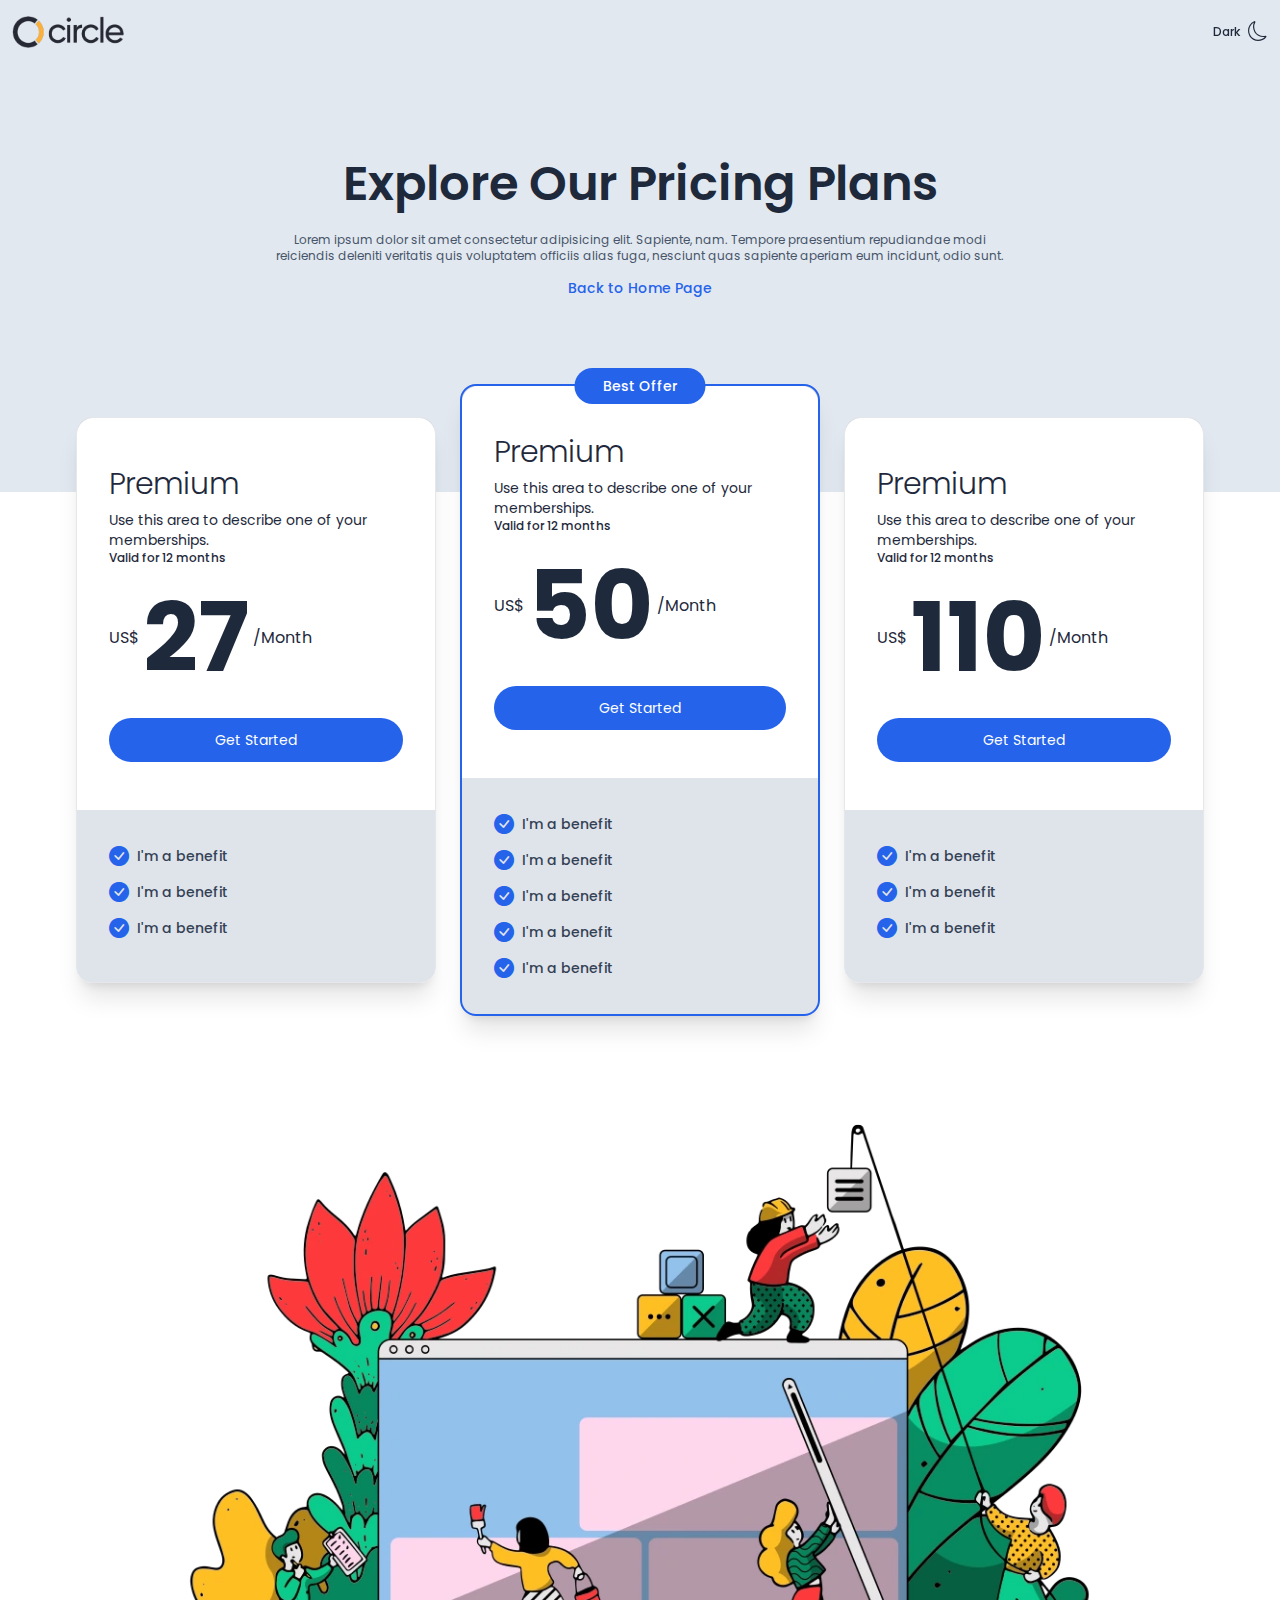
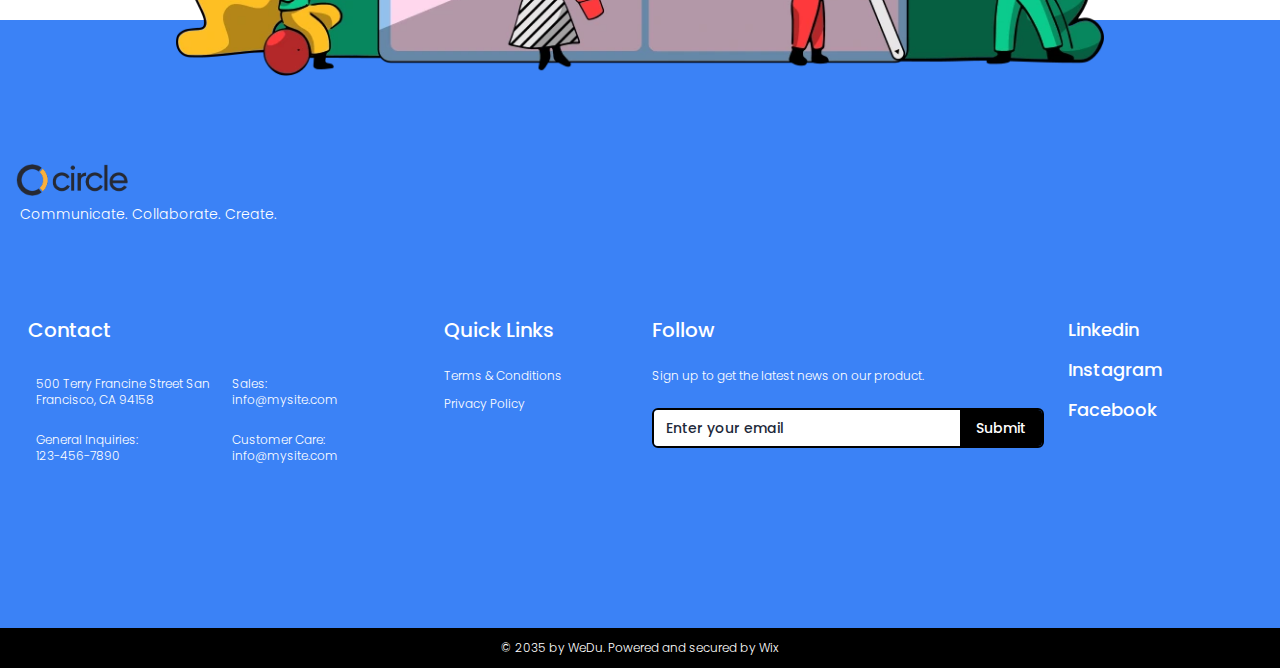
<file: pricing.html>
<!DOCTYPE html>
<!-- npx tailwindcss -i ./src/input.css -o ./dist/assets/css/output.css --watch -->
<html lang="en">
   <head>
      <meta charset="UTF-8" />
      <meta name="viewport" content="width=device-width, initial-scale=1.0" />
      <link rel="preconnect" href="https://fonts.googleapis.com" />
      <link rel="preconnect" href="https://fonts.gstatic.com" crossorigin />
      <link
         href="https://fonts.googleapis.com/css2?family=Poppins:wght@300;400;500;600;700&display=swap"
         rel="stylesheet"
      />
      <link rel="stylesheet" href="https://cdn.jsdelivr.net/npm/bootstrap-icons@1.11.1/font/bootstrap-icons.css" />
      <link rel="stylesheet" href="assets/css/output.css" />
      <link rel="stylesheet" href="assets/css/style.css" />
      <title>Home</title>
   </head>
   <body class="bg-white dark:bg-slate-950">
      <!-- Navigation Bar starts here -->
      <nav class="py-4 px-3 z-50 fixed top-0 w-full navBar">
         <div class="container mx-auto">
            <div class="flex items-center justify-between relative">
               <a href="index.html" class="block">
                  <img
                     src="assets/images/logo.png"
                     alt="Main logo of our website"
                     class="md:w-28 sm:w-24 w-20 dark:brightness-[100000]"
                  />
               </a>
               <div class="flex items-center">
                  <div class="flex items-center">
                     <button
                        type="button"
                        class="text-xl text-slate-800 items-center dark:text-white dark:flex hidden hover:text-blue-400 hover:dark:text-blue-400 lightToggle"
                     >
                        <span class="text-xs font-medium pe-2">Light</span>
                        <i class="bi bi-brightness-high"></i>
                     </button>
                     <button
                        type="button"
                        class="text-xl text-slate-800 flex items-center dark:text-white hover:text-blue-400 hover:dark:text-blue-400 dark:hidden darkToggle"
                     >
                        <span class="text-xs font-medium pe-2">Dark</span>
                        <i class="bi bi-moon"></i>
                     </button>
                  </div>
               </div>
            </div>
         </div>
      </nav>
      <!-- Header -->
      <header class="bg-slate-200 dark:bg-slate-900/60">
         <div class="container mx-auto sm:pt-40 sm:pb-48 pt-24 pb-28">
            <div class="flex justify-center">
               <div class="lg:w-3/5 sm:w-2/3 w-full px-4">
                  <h1
                     class="md:text-5xl text-4xl font-semibold text-center text-slate-800 dark:text-white leading-tight"
                  >
                     Explore Our Pricing Plans
                  </h1>
                  <p class="text-slate-600 text-xs font-normal text-center mt-6 dark:text-slate-300">
                     Lorem ipsum dolor sit amet consectetur adipisicing elit. Sapiente, nam. Tempore praesentium
                     repudiandae modi reiciendis deleniti veritatis quis voluptatem officiis alias fuga, nesciunt quas
                     sapiente aperiam eum incidunt, odio sunt.
                  </p>
                  <div class="text-center mt-3">
                     <a href="index.html" class="text-blue-600 text-sm font-medium">Back to Home Page</a>
                  </div>
               </div>
            </div>
         </div>
      </header>
      <!-- Pricing section -->
      <section class="sm:-mt-48 -mt-36">
         <div class="container mx-auto py-10">
            <div class="flex flex-wrap items-center justify-center lg:px-16 md:px-6 px-3">
               <div class="lg:w-1/3 md:w-1/2 sm:w-2/3 w-full p-3 mt-8">
                  <div class="bg-slate-400/30 rounded-2xl dark:bg-slate-900/50 shadow-xl border dark:border-0">
                     <div class="px-8 py-12 text-slate-800 dark:text-slate-200 bg-white dark:bg-black rounded-t-2xl">
                        <h3 class="text-3xl font-light">Premium</h3>
                        <p class="mt-2 text-sm">Use this area to describe one of your memberships.</p>
                        <p class="text-xs font-medium">Valid for 12 months</p>
                        <p class="flex items-center mt-6">US$<span class="text-8xl font-bold px-1">27</span>/Month</p>
                        <a
                           href="#"
                           class="block w-full py-3 px-5 text-white bg-blue-600 font-normal text-sm text-center mt-8 rounded-full hover:bg-blue-700 transition-all"
                           >Get Started</a
                        >
                     </div>
                     <div class="p-8">
                        <ul>
                           <li class="text-slate-700 dark:text-white flex items-center font-medium text-sm mb-2">
                              <i class="bi bi-check-circle-fill text-xl text-blue-600 pe-2"></i>
                              <span>I'm a benefit</span>
                           </li>
                           <li class="text-slate-700 dark:text-white flex items-center font-medium text-sm mb-2">
                              <i class="bi bi-check-circle-fill text-xl text-blue-600 pe-2"></i>
                              <span>I'm a benefit</span>
                           </li>
                           <li class="text-slate-700 dark:text-white flex items-center font-medium text-sm mb-2">
                              <i class="bi bi-check-circle-fill text-xl text-blue-600 pe-2"></i>
                              <span>I'm a benefit</span>
                           </li>
                        </ul>
                     </div>
                  </div>
               </div>
               <div class="lg:w-1/3 md:w-1/2 sm:w-2/3 w-full p-3 mt-8">
                  <div
                     class="bg-slate-400/30 rounded-2xl dark:bg-slate-900/50 shadow-xl relative border-2 border-blue-600"
                  >
                     <div
                        class="text-center py-2 px-7 bg-blue-600 text-white text-sm font-medium absolute top-0 left-1/2 -translate-y-1/2 -translate-x-1/2 rounded-full"
                     >
                        Best Offer
                     </div>
                     <div class="px-8 py-12 text-slate-800 dark:text-slate-200 bg-white dark:bg-black rounded-t-2xl">
                        <h3 class="text-3xl font-light">Premium</h3>
                        <p class="mt-2 text-sm">Use this area to describe one of your memberships.</p>
                        <p class="text-xs font-medium">Valid for 12 months</p>
                        <p class="flex items-center mt-6">US$<span class="text-8xl font-bold px-1">50</span>/Month</p>
                        <a
                           href="#"
                           class="block w-full py-3 px-5 text-white bg-blue-600 font-normal text-sm text-center mt-8 rounded-full hover:bg-blue-700 transition-all"
                           >Get Started</a
                        >
                     </div>
                     <div class="p-8">
                        <ul>
                           <li class="text-slate-700 dark:text-white flex items-center font-medium text-sm mb-2">
                              <i class="bi bi-check-circle-fill text-xl text-blue-600 pe-2"></i>
                              <span>I'm a benefit</span>
                           </li>
                           <li class="text-slate-700 dark:text-white flex items-center font-medium text-sm mb-2">
                              <i class="bi bi-check-circle-fill text-xl text-blue-600 pe-2"></i>
                              <span>I'm a benefit</span>
                           </li>
                           <li class="text-slate-700 dark:text-white flex items-center font-medium text-sm mb-2">
                              <i class="bi bi-check-circle-fill text-xl text-blue-600 pe-2"></i>
                              <span>I'm a benefit</span>
                           </li>
                           <li class="text-slate-700 dark:text-white flex items-center font-medium text-sm mb-2">
                              <i class="bi bi-check-circle-fill text-xl text-blue-600 pe-2"></i>
                              <span>I'm a benefit</span>
                           </li>
                           <li class="text-slate-700 dark:text-white flex items-center font-medium text-sm">
                              <i class="bi bi-check-circle-fill text-xl text-blue-600 pe-2"></i>
                              <span>I'm a benefit</span>
                           </li>
                        </ul>
                     </div>
                  </div>
               </div>
               <div class="lg:w-1/3 md:w-1/2 sm:w-2/3 w-full p-3 mt-8">
                  <div class="bg-slate-400/30 rounded-2xl dark:bg-slate-900/50 shadow-xl border dark:border-0">
                     <div class="px-8 py-12 text-slate-800 dark:text-slate-200 bg-white dark:bg-black rounded-t-2xl">
                        <h3 class="text-3xl font-light">Premium</h3>
                        <p class="mt-2 text-sm">Use this area to describe one of your memberships.</p>
                        <p class="text-xs font-medium">Valid for 12 months</p>
                        <p class="flex items-center mt-6">US$<span class="text-8xl font-bold px-1">110</span>/Month</p>
                        <a
                           href="#"
                           class="block w-full py-3 px-5 text-white bg-blue-600 font-normal text-sm text-center mt-8 rounded-full hover:bg-blue-700 transition-all"
                           >Get Started</a
                        >
                     </div>
                     <div class="p-8">
                        <ul>
                           <li class="text-slate-700 dark:text-white flex items-center font-medium text-sm mb-2">
                              <i class="bi bi-check-circle-fill text-xl text-blue-600 pe-2"></i>
                              <span>I'm a benefit</span>
                           </li>
                           <li class="text-slate-700 dark:text-white flex items-center font-medium text-sm mb-2">
                              <i class="bi bi-check-circle-fill text-xl text-blue-600 pe-2"></i>
                              <span>I'm a benefit</span>
                           </li>
                           <li class="text-slate-700 dark:text-white flex items-center font-medium text-sm mb-2">
                              <i class="bi bi-check-circle-fill text-xl text-blue-600 pe-2"></i>
                              <span>I'm a benefit</span>
                           </li>
                        </ul>
                     </div>
                  </div>
               </div>
            </div>
         </div>
      </section>
      <!-- Footer section -->
      <section>
         <div class="container mx-auto pb-10">
            <div class="flex justify-center items-center">
               <div class="sm:w-3/4 w-full p-4">
                  <img
                     src="assets/images/footerImg.webp"
                     alt="Footer Image"
                     class="w-full mt-10 -mb-28 dark:contrast-125 dark:saturate-[1.1]"
                  />
               </div>
            </div>
         </div>
      </section>
      <!-- Footer -->
      <footer class="bg-blue-500 dark:bg-blue-950" id="contact">
         <div class="container mx-auto py-36 px-4">
            <div>
               <img src="assets/images/logo.png" alt="main logo" class="w-28 dark:brightness-[10000]" />
               <p class="text-sm text-white font-light mt-2 ps-1">Communicate. Collaborate. Create.</p>
            </div>
            <div class="flex flex-wrap text-white text-xs font-light mt-10">
               <div class="lg:w-2/6 sm:w-1/2 w-full p-3 mt-10">
                  <h3 class="text-xl font-medium">Contact</h3>
                  <div class="flex flex-wrap mt-6">
                     <div class="sm:w-1/2 w-full p-2">
                        <div>
                           <p>500 Terry Francine Street San Francisco, CA 94158</p>
                        </div>
                        <div class="mt-6">
                           <p>General Inquiries:</p>
                           <p>123-456-7890</p>
                        </div>
                     </div>
                     <div class="sm:w-1/2 w-full p-2">
                        <div>
                           <p>Sales:</p>
                           <p>info@mysite.com</p>
                        </div>
                        <div class="mt-6">
                           <p>Customer Care:</p>
                           <p>info@mysite.com</p>
                        </div>
                     </div>
                  </div>
               </div>
               <div class="lg:w-1/6 sm:w-1/2 w-full p-3 mt-10">
                  <h3 class="text-xl font-medium">Quick Links</h3>
                  <div>
                     <a href="disclaimer.html" class="mt-6 block mb-3">Terms & Conditions</a>
                     <a href="privacy.html" class="block">Privacy Policy</a>
                  </div>
               </div>
               <div class="lg:w-2/6 sm:w-1/2 w-full p-3 mt-10">
                  <h3 class="text-xl font-medium">Follow</h3>
                  <p class="mt-6">Sign up to get the latest news on our product.</p>
                  <form class="mt-6">
                     <div class="flex items-center overflow-hidden rounded-md border-2 border-black">
                        <input
                           type="email"
                           placeholder="Enter your email"
                           required
                           class="text-sm font-medium text-slate-800 bg-white border-0 outline-none block py-2 px-3 placeholder:text-slate-800 w-full"
                        />
                        <button
                           type="submit"
                           class="bg-black hover:bg-slate-950 text-white text-sm font-medium py-2 px-4 border-0"
                        >
                           Submit
                        </button>
                     </div>
                  </form>
               </div>
               <div class="lg:w-1/6 sm:w-1/2 w-full p-3 mt-10">
                  <a href="#" class="block w-full text-lg font-medium mb-3">Linkedin</a>
                  <a href="#" class="block w-full text-lg font-medium mb-3">Instagram</a>
                  <a href="#" class="block w-full text-lg font-medium">Facebook</a>
               </div>
            </div>
         </div>
      </footer>
      <!-- Footer bottom strip -->
      <section class="bg-black">
         <div class="container mx-auto">
            <h3 class="text-center py-3 text-white font-light text-xs">© 2035 by WeDu. Powered and secured by Wix</h3>
         </div>
      </section>
      <script src="https://code.jquery.com/jquery-3.7.1.js"></script>
      <script src="assets/js/main.js"></script>
   </body>
</html>
</file>
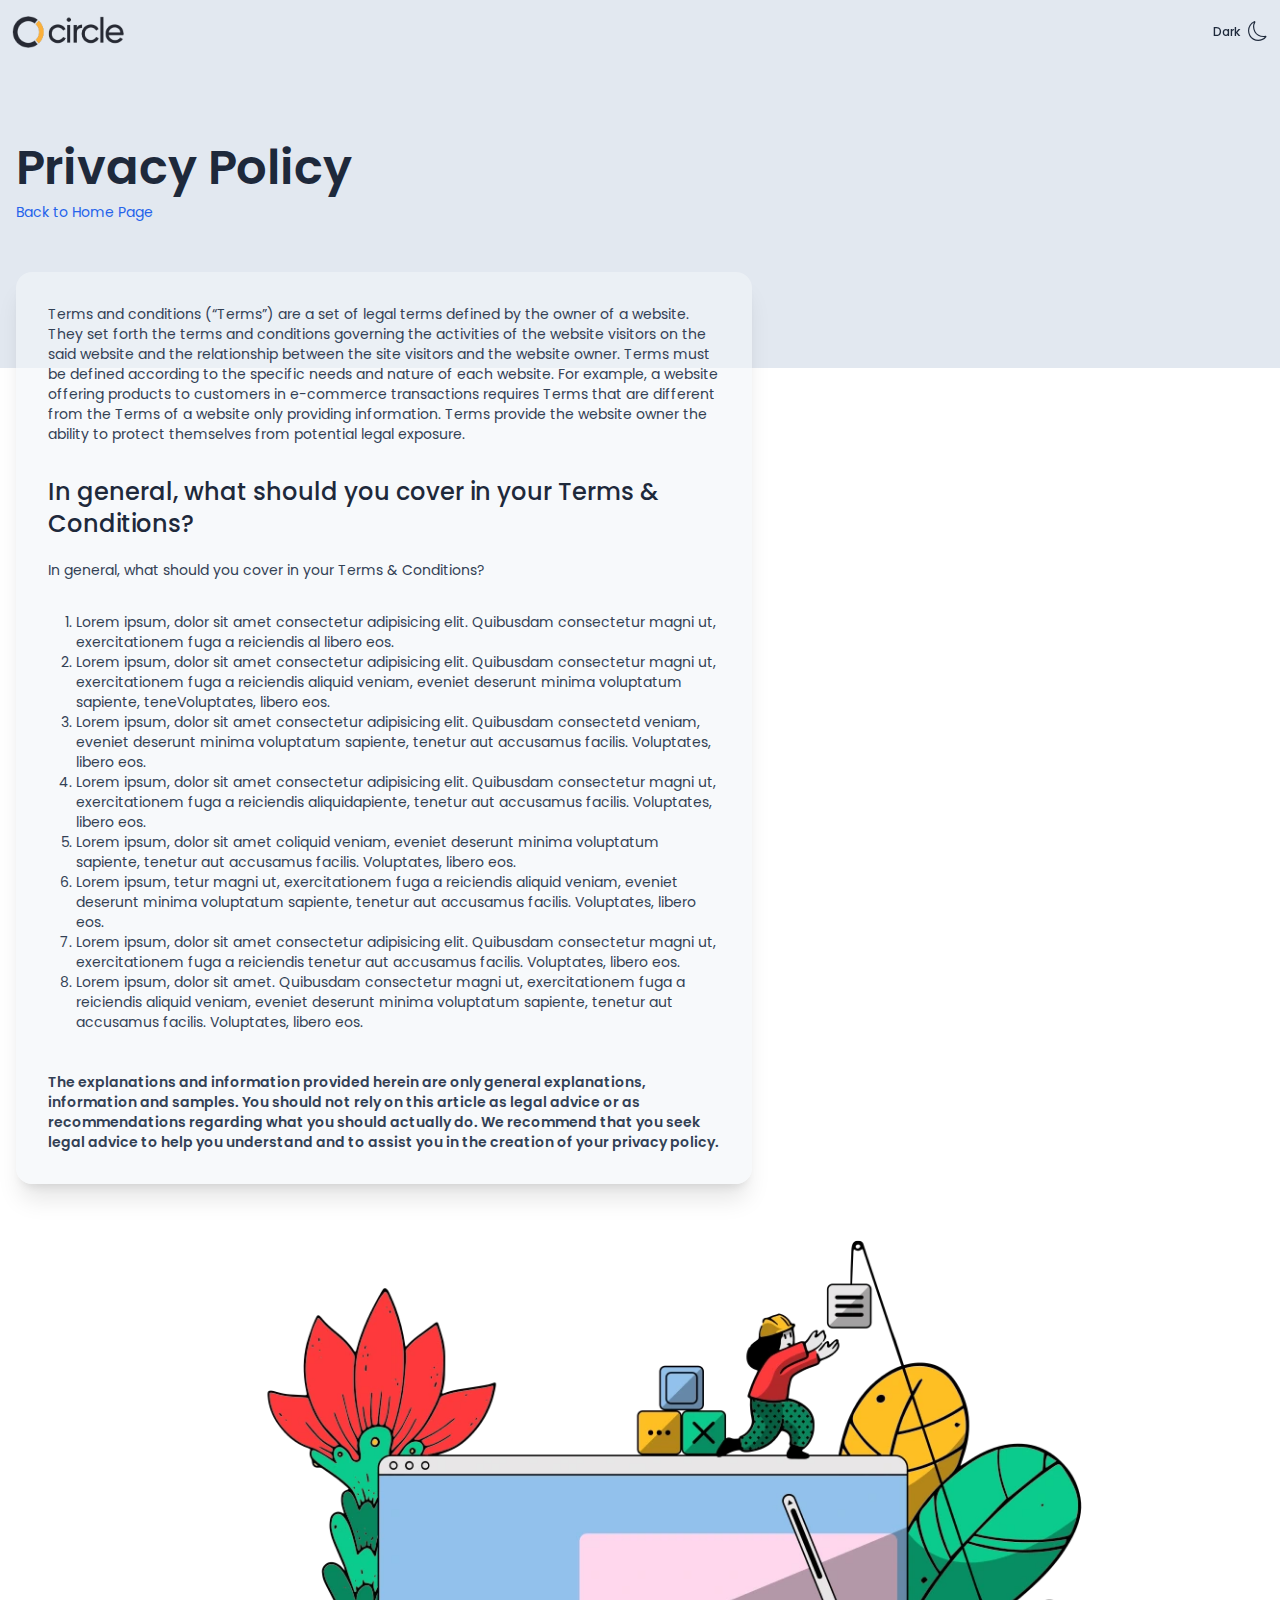
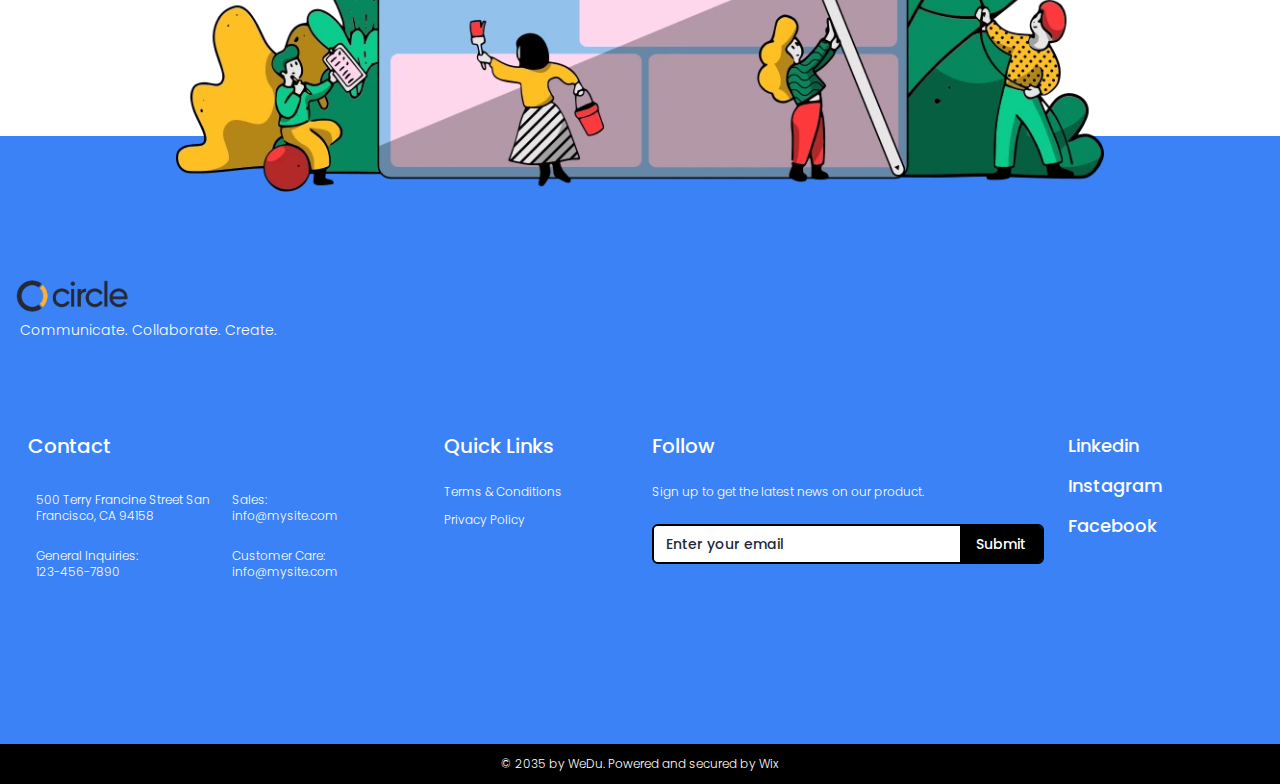
<file: privacy.html>
<!DOCTYPE html>
<!-- npx tailwindcss -i ./src/input.css -o ./dist/assets/css/output.css --watch -->
<html lang="en">
   <head>
      <meta charset="UTF-8" />
      <meta name="viewport" content="width=device-width, initial-scale=1.0" />
      <link rel="preconnect" href="https://fonts.googleapis.com" />
      <link rel="preconnect" href="https://fonts.gstatic.com" crossorigin />
      <link
         href="https://fonts.googleapis.com/css2?family=Poppins:wght@300;400;500;600;700&display=swap"
         rel="stylesheet"
      />
      <link rel="stylesheet" href="https://cdn.jsdelivr.net/npm/bootstrap-icons@1.11.1/font/bootstrap-icons.css" />
      <link rel="stylesheet" href="assets/css/output.css" />
      <link rel="stylesheet" href="assets/css/style.css" />
      <title>Home</title>
   </head>
   <body class="bg-white dark:bg-slate-950">
      <!-- Navigation Bar starts here -->
      <nav class="py-4 px-3 z-50 fixed top-0 w-full navBar">
         <div class="container mx-auto">
            <div class="flex items-center justify-between relative">
               <a href="index.html" class="block">
                  <img
                     src="assets/images/logo.png"
                     alt="Main logo of our website"
                     class="md:w-28 sm:w-24 w-20 dark:brightness-[100000]"
                  />
               </a>
               <div class="flex items-center">
                  <div class="flex items-center">
                     <button
                        type="button"
                        class="text-xl text-slate-800 items-center dark:text-white dark:flex hidden hover:text-blue-400 hover:dark:text-blue-400 lightToggle"
                     >
                        <span class="text-xs font-medium pe-2">Light</span>
                        <i class="bi bi-brightness-high"></i>
                     </button>
                     <button
                        type="button"
                        class="text-xl text-slate-800 flex items-center dark:text-white hover:text-blue-400 hover:dark:text-blue-400 dark:hidden darkToggle"
                     >
                        <span class="text-xs font-medium pe-2">Dark</span>
                        <i class="bi bi-moon"></i>
                     </button>
                  </div>
               </div>
            </div>
         </div>
      </nav>
      <!-- Header -->
      <header class="bg-slate-200 dark:bg-slate-900/60">
         <div class="container mx-auto py-36">
            <div class="flex">
               <div class="lg:w-3/5 sm:w-2/3 w-full px-4">
                  <h1 class="md:text-5xl text-4xl font-semibold text-slate-800 dark:text-white leading-tight">
                     Privacy Policy
                  </h1>
                  <div class="mt-2">
                     <a href="index.html" class="text-blue-600 text-sm font-normal">Back to Home Page</a>
                  </div>
               </div>
            </div>
         </div>
      </header>
      <!-- Disclaimer -->
      <section class="-mt-24">
         <div class="container mx-auto">
            <div class="flex">
               <div class="lg:w-3/5 sm:w-2/3 w-full px-4">
                  <div class="p-8 rounded-2xl bg-slate-100/60 shadow-xl dark:bg-slate-800/40">
                     <p class="text-sm text-slate-700 dark:text-slate-200 font-normal">
                        Terms and conditions (“Terms”) are a set of legal terms defined by the owner of a website. They
                        set forth the terms and conditions governing the activities of the website visitors on the said
                        website and the relationship between the site visitors and the website owner. Terms must be
                        defined according to the specific needs and nature of each website. For example, a website
                        offering products to customers in e-commerce transactions requires Terms that are different from
                        the Terms of a website only providing information. Terms provide the website owner the ability
                        to protect themselves from potential legal exposure.
                     </p>
                     <h3 class="mt-8 text-slate-800 text-2xl dark:text-white font-medium">
                        In general, what should you cover in your Terms & Conditions?
                     </h3>
                     <p class="text-sm text-slate-700 dark:text-slate-200 font-normal mt-5">
                        In general, what should you cover in your Terms & Conditions?
                     </p>
                     <ul class="mt-8 text-sm text-slate-700 dark:text-slate-200 font-normal list-decimal ps-7">
                        <li>
                           Lorem ipsum, dolor sit amet consectetur adipisicing elit. Quibusdam consectetur magni ut,
                           exercitationem fuga a reiciendis al libero eos.
                        </li>
                        <li>
                           Lorem ipsum, dolor sit amet consectetur adipisicing elit. Quibusdam consectetur magni ut,
                           exercitationem fuga a reiciendis aliquid veniam, eveniet deserunt minima voluptatum sapiente,
                           teneVoluptates, libero eos.
                        </li>
                        <li>
                           Lorem ipsum, dolor sit amet consectetur adipisicing elit. Quibusdam consectetd veniam,
                           eveniet deserunt minima voluptatum sapiente, tenetur aut accusamus facilis. Voluptates,
                           libero eos.
                        </li>
                        <li>
                           Lorem ipsum, dolor sit amet consectetur adipisicing elit. Quibusdam consectetur magni ut,
                           exercitationem fuga a reiciendis aliquidapiente, tenetur aut accusamus facilis. Voluptates,
                           libero eos.
                        </li>
                        <li>
                           Lorem ipsum, dolor sit amet coliquid veniam, eveniet deserunt minima voluptatum sapiente,
                           tenetur aut accusamus facilis. Voluptates, libero eos.
                        </li>
                        <li>
                           Lorem ipsum, tetur magni ut, exercitationem fuga a reiciendis aliquid veniam, eveniet
                           deserunt minima voluptatum sapiente, tenetur aut accusamus facilis. Voluptates, libero eos.
                        </li>
                        <li>
                           Lorem ipsum, dolor sit amet consectetur adipisicing elit. Quibusdam consectetur magni ut,
                           exercitationem fuga a reiciendis tenetur aut accusamus facilis. Voluptates, libero eos.
                        </li>
                        <li>
                           Lorem ipsum, dolor sit amet. Quibusdam consectetur magni ut, exercitationem fuga a reiciendis
                           aliquid veniam, eveniet deserunt minima voluptatum sapiente, tenetur aut accusamus facilis.
                           Voluptates, libero eos.
                        </li>
                     </ul>
                     <p class="text-sm text-slate-700 dark:text-white font-semibold mt-10">
                        The explanations and information provided herein are only general explanations, information and
                        samples. You should not rely on this article as legal advice or as recommendations regarding
                        what you should actually do. We recommend that you seek legal advice to help you understand and
                        to assist you in the creation of your privacy policy.
                     </p>
                  </div>
               </div>
            </div>
         </div>
      </section>
      <!-- Footer section -->
      <section>
         <div class="container mx-auto pb-10">
            <div class="flex justify-center items-center">
               <div class="sm:w-3/4 w-full p-4">
                  <img
                     src="assets/images/footerImg.webp"
                     alt="Footer Image"
                     class="w-full mt-10 -mb-28 dark:contrast-125 dark:saturate-[1.1]"
                  />
               </div>
            </div>
         </div>
      </section>
      <!-- Footer -->
      <footer class="bg-blue-500 dark:bg-blue-950" id="contact">
         <div class="container mx-auto py-36 px-4">
            <div>
               <img src="assets/images/logo.png" alt="main logo" class="w-28 dark:brightness-[10000]" />
               <p class="text-sm text-white font-light mt-2 ps-1">Communicate. Collaborate. Create.</p>
            </div>
            <div class="flex flex-wrap text-white text-xs font-light mt-10">
               <div class="lg:w-2/6 sm:w-1/2 w-full p-3 mt-10">
                  <h3 class="text-xl font-medium">Contact</h3>
                  <div class="flex flex-wrap mt-6">
                     <div class="sm:w-1/2 w-full p-2">
                        <div>
                           <p>500 Terry Francine Street San Francisco, CA 94158</p>
                        </div>
                        <div class="mt-6">
                           <p>General Inquiries:</p>
                           <p>123-456-7890</p>
                        </div>
                     </div>
                     <div class="sm:w-1/2 w-full p-2">
                        <div>
                           <p>Sales:</p>
                           <p>info@mysite.com</p>
                        </div>
                        <div class="mt-6">
                           <p>Customer Care:</p>
                           <p>info@mysite.com</p>
                        </div>
                     </div>
                  </div>
               </div>
               <div class="lg:w-1/6 sm:w-1/2 w-full p-3 mt-10">
                  <h3 class="text-xl font-medium">Quick Links</h3>
                  <div>
                     <a href="disclaimer.html" class="mt-6 block mb-3">Terms & Conditions</a>
                     <a href="privacy.html" class="block">Privacy Policy</a>
                  </div>
               </div>
               <div class="lg:w-2/6 sm:w-1/2 w-full p-3 mt-10">
                  <h3 class="text-xl font-medium">Follow</h3>
                  <p class="mt-6">Sign up to get the latest news on our product.</p>
                  <form class="mt-6">
                     <div class="flex items-center overflow-hidden rounded-md border-2 border-black">
                        <input
                           type="email"
                           placeholder="Enter your email"
                           required
                           class="text-sm font-medium text-slate-800 bg-white border-0 outline-none block py-2 px-3 placeholder:text-slate-800 w-full"
                        />
                        <button
                           type="submit"
                           class="bg-black hover:bg-slate-950 text-white text-sm font-medium py-2 px-4 border-0"
                        >
                           Submit
                        </button>
                     </div>
                  </form>
               </div>
               <div class="lg:w-1/6 sm:w-1/2 w-full p-3 mt-10">
                  <a href="#" class="block w-full text-lg font-medium mb-3">Linkedin</a>
                  <a href="#" class="block w-full text-lg font-medium mb-3">Instagram</a>
                  <a href="#" class="block w-full text-lg font-medium">Facebook</a>
               </div>
            </div>
         </div>
      </footer>
      <!-- Footer bottom strip -->
      <section class="bg-black">
         <div class="container mx-auto">
            <h3 class="text-center py-3 text-white font-light text-xs">© 2035 by WeDu. Powered and secured by Wix</h3>
         </div>
      </section>
      <script src="https://code.jquery.com/jquery-3.7.1.js"></script>
      <script src="assets/js/main.js"></script>
   </body>
</html>
</file>
<file: assets/css/style.css>
* {
   font-family: "Poppins", sans-serif;
   box-sizing: border-box;
   scroll-behavior: smooth;
}

::-webkit-scrollbar {
   background-color: white;
   width: 5px;
   height: 5px;
}
::-webkit-scrollbar-thumb {
   background-color: #2563eb;
}
</file>
<file: assets/css/output.css>
/*
! tailwindcss v3.3.3 | MIT License | https://tailwindcss.com
*/

/*
1. Prevent padding and border from affecting element width. (https://github.com/mozdevs/cssremedy/issues/4)
2. Allow adding a border to an element by just adding a border-width. (https://github.com/tailwindcss/tailwindcss/pull/116)
*/

*,
::before,
::after {
  box-sizing: border-box;
  /* 1 */
  border-width: 0;
  /* 2 */
  border-style: solid;
  /* 2 */
  border-color: #e5e7eb;
  /* 2 */
}

::before,
::after {
  --tw-content: '';
}

/*
1. Use a consistent sensible line-height in all browsers.
2. Prevent adjustments of font size after orientation changes in iOS.
3. Use a more readable tab size.
4. Use the user's configured `sans` font-family by default.
5. Use the user's configured `sans` font-feature-settings by default.
6. Use the user's configured `sans` font-variation-settings by default.
*/

html {
  line-height: 1.5;
  /* 1 */
  -webkit-text-size-adjust: 100%;
  /* 2 */
  -moz-tab-size: 4;
  /* 3 */
  -o-tab-size: 4;
     tab-size: 4;
  /* 3 */
  font-family: ui-sans-serif, system-ui, -apple-system, BlinkMacSystemFont, "Segoe UI", Roboto, "Helvetica Neue", Arial, "Noto Sans", sans-serif, "Apple Color Emoji", "Segoe UI Emoji", "Segoe UI Symbol", "Noto Color Emoji";
  /* 4 */
  font-feature-settings: normal;
  /* 5 */
  font-variation-settings: normal;
  /* 6 */
}

/*
1. Remove the margin in all browsers.
2. Inherit line-height from `html` so users can set them as a class directly on the `html` element.
*/

body {
  margin: 0;
  /* 1 */
  line-height: inherit;
  /* 2 */
}

/*
1. Add the correct height in Firefox.
2. Correct the inheritance of border color in Firefox. (https://bugzilla.mozilla.org/show_bug.cgi?id=190655)
3. Ensure horizontal rules are visible by default.
*/

hr {
  height: 0;
  /* 1 */
  color: inherit;
  /* 2 */
  border-top-width: 1px;
  /* 3 */
}

/*
Add the correct text decoration in Chrome, Edge, and Safari.
*/

abbr:where([title]) {
  -webkit-text-decoration: underline dotted;
          text-decoration: underline dotted;
}

/*
Remove the default font size and weight for headings.
*/

h1,
h2,
h3,
h4,
h5,
h6 {
  font-size: inherit;
  font-weight: inherit;
}

/*
Reset links to optimize for opt-in styling instead of opt-out.
*/

a {
  color: inherit;
  text-decoration: inherit;
}

/*
Add the correct font weight in Edge and Safari.
*/

b,
strong {
  font-weight: bolder;
}

/*
1. Use the user's configured `mono` font family by default.
2. Correct the odd `em` font sizing in all browsers.
*/

code,
kbd,
samp,
pre {
  font-family: ui-monospace, SFMono-Regular, Menlo, Monaco, Consolas, "Liberation Mono", "Courier New", monospace;
  /* 1 */
  font-size: 1em;
  /* 2 */
}

/*
Add the correct font size in all browsers.
*/

small {
  font-size: 80%;
}

/*
Prevent `sub` and `sup` elements from affecting the line height in all browsers.
*/

sub,
sup {
  font-size: 75%;
  line-height: 0;
  position: relative;
  vertical-align: baseline;
}

sub {
  bottom: -0.25em;
}

sup {
  top: -0.5em;
}

/*
1. Remove text indentation from table contents in Chrome and Safari. (https://bugs.chromium.org/p/chromium/issues/detail?id=999088, https://bugs.webkit.org/show_bug.cgi?id=201297)
2. Correct table border color inheritance in all Chrome and Safari. (https://bugs.chromium.org/p/chromium/issues/detail?id=935729, https://bugs.webkit.org/show_bug.cgi?id=195016)
3. Remove gaps between table borders by default.
*/

table {
  text-indent: 0;
  /* 1 */
  border-color: inherit;
  /* 2 */
  border-collapse: collapse;
  /* 3 */
}

/*
1. Change the font styles in all browsers.
2. Remove the margin in Firefox and Safari.
3. Remove default padding in all browsers.
*/

button,
input,
optgroup,
select,
textarea {
  font-family: inherit;
  /* 1 */
  font-feature-settings: inherit;
  /* 1 */
  font-variation-settings: inherit;
  /* 1 */
  font-size: 100%;
  /* 1 */
  font-weight: inherit;
  /* 1 */
  line-height: inherit;
  /* 1 */
  color: inherit;
  /* 1 */
  margin: 0;
  /* 2 */
  padding: 0;
  /* 3 */
}

/*
Remove the inheritance of text transform in Edge and Firefox.
*/

button,
select {
  text-transform: none;
}

/*
1. Correct the inability to style clickable types in iOS and Safari.
2. Remove default button styles.
*/

button,
[type='button'],
[type='reset'],
[type='submit'] {
  -webkit-appearance: button;
  /* 1 */
  background-color: transparent;
  /* 2 */
  background-image: none;
  /* 2 */
}

/*
Use the modern Firefox focus style for all focusable elements.
*/

:-moz-focusring {
  outline: auto;
}

/*
Remove the additional `:invalid` styles in Firefox. (https://github.com/mozilla/gecko-dev/blob/2f9eacd9d3d995c937b4251a5557d95d494c9be1/layout/style/res/forms.css#L728-L737)
*/

:-moz-ui-invalid {
  box-shadow: none;
}

/*
Add the correct vertical alignment in Chrome and Firefox.
*/

progress {
  vertical-align: baseline;
}

/*
Correct the cursor style of increment and decrement buttons in Safari.
*/

::-webkit-inner-spin-button,
::-webkit-outer-spin-button {
  height: auto;
}

/*
1. Correct the odd appearance in Chrome and Safari.
2. Correct the outline style in Safari.
*/

[type='search'] {
  -webkit-appearance: textfield;
  /* 1 */
  outline-offset: -2px;
  /* 2 */
}

/*
Remove the inner padding in Chrome and Safari on macOS.
*/

::-webkit-search-decoration {
  -webkit-appearance: none;
}

/*
1. Correct the inability to style clickable types in iOS and Safari.
2. Change font properties to `inherit` in Safari.
*/

::-webkit-file-upload-button {
  -webkit-appearance: button;
  /* 1 */
  font: inherit;
  /* 2 */
}

/*
Add the correct display in Chrome and Safari.
*/

summary {
  display: list-item;
}

/*
Removes the default spacing and border for appropriate elements.
*/

blockquote,
dl,
dd,
h1,
h2,
h3,
h4,
h5,
h6,
hr,
figure,
p,
pre {
  margin: 0;
}

fieldset {
  margin: 0;
  padding: 0;
}

legend {
  padding: 0;
}

ol,
ul,
menu {
  list-style: none;
  margin: 0;
  padding: 0;
}

/*
Reset default styling for dialogs.
*/

dialog {
  padding: 0;
}

/*
Prevent resizing textareas horizontally by default.
*/

textarea {
  resize: vertical;
}

/*
1. Reset the default placeholder opacity in Firefox. (https://github.com/tailwindlabs/tailwindcss/issues/3300)
2. Set the default placeholder color to the user's configured gray 400 color.
*/

input::-moz-placeholder, textarea::-moz-placeholder {
  opacity: 1;
  /* 1 */
  color: #9ca3af;
  /* 2 */
}

input::placeholder,
textarea::placeholder {
  opacity: 1;
  /* 1 */
  color: #9ca3af;
  /* 2 */
}

/*
Set the default cursor for buttons.
*/

button,
[role="button"] {
  cursor: pointer;
}

/*
Make sure disabled buttons don't get the pointer cursor.
*/

:disabled {
  cursor: default;
}

/*
1. Make replaced elements `display: block` by default. (https://github.com/mozdevs/cssremedy/issues/14)
2. Add `vertical-align: middle` to align replaced elements more sensibly by default. (https://github.com/jensimmons/cssremedy/issues/14#issuecomment-634934210)
   This can trigger a poorly considered lint error in some tools but is included by design.
*/

img,
svg,
video,
canvas,
audio,
iframe,
embed,
object {
  display: block;
  /* 1 */
  vertical-align: middle;
  /* 2 */
}

/*
Constrain images and videos to the parent width and preserve their intrinsic aspect ratio. (https://github.com/mozdevs/cssremedy/issues/14)
*/

img,
video {
  max-width: 100%;
  height: auto;
}

/* Make elements with the HTML hidden attribute stay hidden by default */

[hidden] {
  display: none;
}

*, ::before, ::after {
  --tw-border-spacing-x: 0;
  --tw-border-spacing-y: 0;
  --tw-translate-x: 0;
  --tw-translate-y: 0;
  --tw-rotate: 0;
  --tw-skew-x: 0;
  --tw-skew-y: 0;
  --tw-scale-x: 1;
  --tw-scale-y: 1;
  --tw-pan-x:  ;
  --tw-pan-y:  ;
  --tw-pinch-zoom:  ;
  --tw-scroll-snap-strictness: proximity;
  --tw-gradient-from-position:  ;
  --tw-gradient-via-position:  ;
  --tw-gradient-to-position:  ;
  --tw-ordinal:  ;
  --tw-slashed-zero:  ;
  --tw-numeric-figure:  ;
  --tw-numeric-spacing:  ;
  --tw-numeric-fraction:  ;
  --tw-ring-inset:  ;
  --tw-ring-offset-width: 0px;
  --tw-ring-offset-color: #fff;
  --tw-ring-color: rgb(59 130 246 / 0.5);
  --tw-ring-offset-shadow: 0 0 #0000;
  --tw-ring-shadow: 0 0 #0000;
  --tw-shadow: 0 0 #0000;
  --tw-shadow-colored: 0 0 #0000;
  --tw-blur:  ;
  --tw-brightness:  ;
  --tw-contrast:  ;
  --tw-grayscale:  ;
  --tw-hue-rotate:  ;
  --tw-invert:  ;
  --tw-saturate:  ;
  --tw-sepia:  ;
  --tw-drop-shadow:  ;
  --tw-backdrop-blur:  ;
  --tw-backdrop-brightness:  ;
  --tw-backdrop-contrast:  ;
  --tw-backdrop-grayscale:  ;
  --tw-backdrop-hue-rotate:  ;
  --tw-backdrop-invert:  ;
  --tw-backdrop-opacity:  ;
  --tw-backdrop-saturate:  ;
  --tw-backdrop-sepia:  ;
}

::backdrop {
  --tw-border-spacing-x: 0;
  --tw-border-spacing-y: 0;
  --tw-translate-x: 0;
  --tw-translate-y: 0;
  --tw-rotate: 0;
  --tw-skew-x: 0;
  --tw-skew-y: 0;
  --tw-scale-x: 1;
  --tw-scale-y: 1;
  --tw-pan-x:  ;
  --tw-pan-y:  ;
  --tw-pinch-zoom:  ;
  --tw-scroll-snap-strictness: proximity;
  --tw-gradient-from-position:  ;
  --tw-gradient-via-position:  ;
  --tw-gradient-to-position:  ;
  --tw-ordinal:  ;
  --tw-slashed-zero:  ;
  --tw-numeric-figure:  ;
  --tw-numeric-spacing:  ;
  --tw-numeric-fraction:  ;
  --tw-ring-inset:  ;
  --tw-ring-offset-width: 0px;
  --tw-ring-offset-color: #fff;
  --tw-ring-color: rgb(59 130 246 / 0.5);
  --tw-ring-offset-shadow: 0 0 #0000;
  --tw-ring-shadow: 0 0 #0000;
  --tw-shadow: 0 0 #0000;
  --tw-shadow-colored: 0 0 #0000;
  --tw-blur:  ;
  --tw-brightness:  ;
  --tw-contrast:  ;
  --tw-grayscale:  ;
  --tw-hue-rotate:  ;
  --tw-invert:  ;
  --tw-saturate:  ;
  --tw-sepia:  ;
  --tw-drop-shadow:  ;
  --tw-backdrop-blur:  ;
  --tw-backdrop-brightness:  ;
  --tw-backdrop-contrast:  ;
  --tw-backdrop-grayscale:  ;
  --tw-backdrop-hue-rotate:  ;
  --tw-backdrop-invert:  ;
  --tw-backdrop-opacity:  ;
  --tw-backdrop-saturate:  ;
  --tw-backdrop-sepia:  ;
}

.container {
  width: 100%;
}

@media (min-width: 640px) {
  .container {
    max-width: 640px;
  }
}

@media (min-width: 768px) {
  .container {
    max-width: 768px;
  }
}

@media (min-width: 1024px) {
  .container {
    max-width: 1024px;
  }
}

@media (min-width: 1280px) {
  .container {
    max-width: 1280px;
  }
}

@media (min-width: 1536px) {
  .container {
    max-width: 1536px;
  }
}

.fixed {
  position: fixed;
}

.absolute {
  position: absolute;
}

.relative {
  position: relative;
}

.-bottom-6 {
  bottom: -1.5rem;
}

.-bottom-7 {
  bottom: -1.75rem;
}

.-bottom-8 {
  bottom: -2rem;
}

.-left-4 {
  left: -1rem;
}

.-left-5 {
  left: -1.25rem;
}

.-left-7 {
  left: -1.75rem;
}

.-top-16 {
  top: -4rem;
}

.left-1\/2 {
  left: 50%;
}

.top-0 {
  top: 0px;
}

.top-12 {
  top: 3rem;
}

.z-50 {
  z-index: 50;
}

.m-2 {
  margin: 0.5rem;
}

.mx-auto {
  margin-left: auto;
  margin-right: auto;
}

.-mb-28 {
  margin-bottom: -7rem;
}

.mb-2 {
  margin-bottom: 0.5rem;
}

.mb-3 {
  margin-bottom: 0.75rem;
}

.mb-4 {
  margin-bottom: 1rem;
}

.ms-3 {
  -webkit-margin-start: 0.75rem;
          margin-inline-start: 0.75rem;
}

.mt-10 {
  margin-top: 2.5rem;
}

.mt-14 {
  margin-top: 3.5rem;
}

.mt-16 {
  margin-top: 4rem;
}

.mt-2 {
  margin-top: 0.5rem;
}

.mt-3 {
  margin-top: 0.75rem;
}

.mt-4 {
  margin-top: 1rem;
}

.mt-5 {
  margin-top: 1.25rem;
}

.mt-6 {
  margin-top: 1.5rem;
}

.mt-8 {
  margin-top: 2rem;
}

.-mt-40 {
  margin-top: -10rem;
}

.-mt-4 {
  margin-top: -1rem;
}

.-mt-48 {
  margin-top: -12rem;
}

.-mt-36 {
  margin-top: -9rem;
}

.-mt-20 {
  margin-top: -5rem;
}

.-mt-24 {
  margin-top: -6rem;
}

.block {
  display: block;
}

.inline-block {
  display: inline-block;
}

.flex {
  display: flex;
}

.hidden {
  display: none;
}

.w-20 {
  width: 5rem;
}

.w-28 {
  width: 7rem;
}

.w-32 {
  width: 8rem;
}

.w-80 {
  width: 20rem;
}

.w-full {
  width: 100%;
}

.-translate-x-1\/2 {
  --tw-translate-x: -50%;
  transform: translate(var(--tw-translate-x), var(--tw-translate-y)) rotate(var(--tw-rotate)) skewX(var(--tw-skew-x)) skewY(var(--tw-skew-y)) scaleX(var(--tw-scale-x)) scaleY(var(--tw-scale-y));
}

.-translate-y-1\/2 {
  --tw-translate-y: -50%;
  transform: translate(var(--tw-translate-x), var(--tw-translate-y)) rotate(var(--tw-rotate)) skewX(var(--tw-skew-x)) skewY(var(--tw-skew-y)) scaleX(var(--tw-scale-x)) scaleY(var(--tw-scale-y));
}

.-rotate-12 {
  --tw-rotate: -12deg;
  transform: translate(var(--tw-translate-x), var(--tw-translate-y)) rotate(var(--tw-rotate)) skewX(var(--tw-skew-x)) skewY(var(--tw-skew-y)) scaleX(var(--tw-scale-x)) scaleY(var(--tw-scale-y));
}

.rotate-12 {
  --tw-rotate: 12deg;
  transform: translate(var(--tw-translate-x), var(--tw-translate-y)) rotate(var(--tw-rotate)) skewX(var(--tw-skew-x)) skewY(var(--tw-skew-y)) scaleX(var(--tw-scale-x)) scaleY(var(--tw-scale-y));
}

.rotate-6 {
  --tw-rotate: 6deg;
  transform: translate(var(--tw-translate-x), var(--tw-translate-y)) rotate(var(--tw-rotate)) skewX(var(--tw-skew-x)) skewY(var(--tw-skew-y)) scaleX(var(--tw-scale-x)) scaleY(var(--tw-scale-y));
}

.resize {
  resize: both;
}

.list-decimal {
  list-style-type: decimal;
}

.flex-wrap {
  flex-wrap: wrap;
}

.items-center {
  align-items: center;
}

.justify-end {
  justify-content: flex-end;
}

.justify-center {
  justify-content: center;
}

.justify-between {
  justify-content: space-between;
}

.overflow-hidden {
  overflow: hidden;
}

.rounded-2xl {
  border-radius: 1rem;
}

.rounded-full {
  border-radius: 9999px;
}

.rounded-md {
  border-radius: 0.375rem;
}

.rounded-xl {
  border-radius: 0.75rem;
}

.rounded-b-2xl {
  border-bottom-right-radius: 1rem;
  border-bottom-left-radius: 1rem;
}

.rounded-t-2xl {
  border-top-left-radius: 1rem;
  border-top-right-radius: 1rem;
}

.border {
  border-width: 1px;
}

.border-0 {
  border-width: 0px;
}

.border-2 {
  border-width: 2px;
}

.border-b-2 {
  border-bottom-width: 2px;
}

.border-black {
  --tw-border-opacity: 1;
  border-color: rgb(0 0 0 / var(--tw-border-opacity));
}

.border-blue-600 {
  --tw-border-opacity: 1;
  border-color: rgb(37 99 235 / var(--tw-border-opacity));
}

.border-blue-700 {
  --tw-border-opacity: 1;
  border-color: rgb(29 78 216 / var(--tw-border-opacity));
}

.border-blue-800 {
  --tw-border-opacity: 1;
  border-color: rgb(30 64 175 / var(--tw-border-opacity));
}

.border-slate-800 {
  --tw-border-opacity: 1;
  border-color: rgb(30 41 59 / var(--tw-border-opacity));
}

.bg-black {
  --tw-bg-opacity: 1;
  background-color: rgb(0 0 0 / var(--tw-bg-opacity));
}

.bg-blue-500 {
  --tw-bg-opacity: 1;
  background-color: rgb(59 130 246 / var(--tw-bg-opacity));
}

.bg-blue-600 {
  --tw-bg-opacity: 1;
  background-color: rgb(37 99 235 / var(--tw-bg-opacity));
}

.bg-orange-600 {
  --tw-bg-opacity: 1;
  background-color: rgb(234 88 12 / var(--tw-bg-opacity));
}

.bg-slate-100 {
  --tw-bg-opacity: 1;
  background-color: rgb(241 245 249 / var(--tw-bg-opacity));
}

.bg-slate-200 {
  --tw-bg-opacity: 1;
  background-color: rgb(226 232 240 / var(--tw-bg-opacity));
}

.bg-slate-300 {
  --tw-bg-opacity: 1;
  background-color: rgb(203 213 225 / var(--tw-bg-opacity));
}

.bg-slate-400\/30 {
  background-color: rgb(148 163 184 / 0.3);
}

.bg-white {
  --tw-bg-opacity: 1;
  background-color: rgb(255 255 255 / var(--tw-bg-opacity));
}

.bg-white\/95 {
  background-color: rgb(255 255 255 / 0.95);
}

.bg-slate-100\/60 {
  background-color: rgb(241 245 249 / 0.6);
}

.bg-gradient-to-r {
  background-image: linear-gradient(to right, var(--tw-gradient-stops));
}

.bg-gradient-to-tr {
  background-image: linear-gradient(to top right, var(--tw-gradient-stops));
}

.bg-gradient-to-b {
  background-image: linear-gradient(to bottom, var(--tw-gradient-stops));
}

.from-blue-600 {
  --tw-gradient-from: #2563eb var(--tw-gradient-from-position);
  --tw-gradient-to: rgb(37 99 235 / 0) var(--tw-gradient-to-position);
  --tw-gradient-stops: var(--tw-gradient-from), var(--tw-gradient-to);
}

.from-blue-800 {
  --tw-gradient-from: #1e40af var(--tw-gradient-from-position);
  --tw-gradient-to: rgb(30 64 175 / 0) var(--tw-gradient-to-position);
  --tw-gradient-stops: var(--tw-gradient-from), var(--tw-gradient-to);
}

.from-blue-700 {
  --tw-gradient-from: #1d4ed8 var(--tw-gradient-from-position);
  --tw-gradient-to: rgb(29 78 216 / 0) var(--tw-gradient-to-position);
  --tw-gradient-stops: var(--tw-gradient-from), var(--tw-gradient-to);
}

.from-blue-500 {
  --tw-gradient-from: #3b82f6 var(--tw-gradient-from-position);
  --tw-gradient-to: rgb(59 130 246 / 0) var(--tw-gradient-to-position);
  --tw-gradient-stops: var(--tw-gradient-from), var(--tw-gradient-to);
}

.from-blue-600\/80 {
  --tw-gradient-from: rgb(37 99 235 / 0.8) var(--tw-gradient-from-position);
  --tw-gradient-to: rgb(37 99 235 / 0) var(--tw-gradient-to-position);
  --tw-gradient-stops: var(--tw-gradient-from), var(--tw-gradient-to);
}

.from-blue-500\/80 {
  --tw-gradient-from: rgb(59 130 246 / 0.8) var(--tw-gradient-from-position);
  --tw-gradient-to: rgb(59 130 246 / 0) var(--tw-gradient-to-position);
  --tw-gradient-stops: var(--tw-gradient-from), var(--tw-gradient-to);
}

.to-red-600 {
  --tw-gradient-to: #dc2626 var(--tw-gradient-to-position);
}

.to-violet-400 {
  --tw-gradient-to: #a78bfa var(--tw-gradient-to-position);
}

.to-black {
  --tw-gradient-to: #000 var(--tw-gradient-to-position);
}

.to-slate-950 {
  --tw-gradient-to: #020617 var(--tw-gradient-to-position);
}

.to-transparent {
  --tw-gradient-to: transparent var(--tw-gradient-to-position);
}

.bg-clip-text {
  -webkit-background-clip: text;
          background-clip: text;
}

.p-2 {
  padding: 0.5rem;
}

.p-3 {
  padding: 0.75rem;
}

.p-4 {
  padding: 1rem;
}

.p-5 {
  padding: 1.25rem;
}

.p-6 {
  padding: 1.5rem;
}

.p-7 {
  padding: 1.75rem;
}

.p-8 {
  padding: 2rem;
}

.px-1 {
  padding-left: 0.25rem;
  padding-right: 0.25rem;
}

.px-2 {
  padding-left: 0.5rem;
  padding-right: 0.5rem;
}

.px-3 {
  padding-left: 0.75rem;
  padding-right: 0.75rem;
}

.px-4 {
  padding-left: 1rem;
  padding-right: 1rem;
}

.px-5 {
  padding-left: 1.25rem;
  padding-right: 1.25rem;
}

.px-6 {
  padding-left: 1.5rem;
  padding-right: 1.5rem;
}

.px-7 {
  padding-left: 1.75rem;
  padding-right: 1.75rem;
}

.px-8 {
  padding-left: 2rem;
  padding-right: 2rem;
}

.py-10 {
  padding-top: 2.5rem;
  padding-bottom: 2.5rem;
}

.py-12 {
  padding-top: 3rem;
  padding-bottom: 3rem;
}

.py-2 {
  padding-top: 0.5rem;
  padding-bottom: 0.5rem;
}

.py-20 {
  padding-top: 5rem;
  padding-bottom: 5rem;
}

.py-3 {
  padding-top: 0.75rem;
  padding-bottom: 0.75rem;
}

.py-36 {
  padding-top: 9rem;
  padding-bottom: 9rem;
}

.py-40 {
  padding-top: 10rem;
  padding-bottom: 10rem;
}

.py-32 {
  padding-top: 8rem;
  padding-bottom: 8rem;
}

.py-4 {
  padding-top: 1rem;
  padding-bottom: 1rem;
}

.py-44 {
  padding-top: 11rem;
  padding-bottom: 11rem;
}

.pe-2 {
  -webkit-padding-end: 0.5rem;
          padding-inline-end: 0.5rem;
}

.pe-4 {
  -webkit-padding-end: 1rem;
          padding-inline-end: 1rem;
}

.ps-1 {
  -webkit-padding-start: 0.25rem;
          padding-inline-start: 0.25rem;
}

.ps-2 {
  -webkit-padding-start: 0.5rem;
          padding-inline-start: 0.5rem;
}

.pt-1 {
  padding-top: 0.25rem;
}

.pb-4 {
  padding-bottom: 1rem;
}

.pt-40 {
  padding-top: 10rem;
}

.pb-48 {
  padding-bottom: 12rem;
}

.pb-10 {
  padding-bottom: 2.5rem;
}

.pt-2 {
  padding-top: 0.5rem;
}

.pb-2 {
  padding-bottom: 0.5rem;
}

.pt-20 {
  padding-top: 5rem;
}

.pb-28 {
  padding-bottom: 7rem;
}

.pt-28 {
  padding-top: 7rem;
}

.pb-3 {
  padding-bottom: 0.75rem;
}

.pb-36 {
  padding-bottom: 9rem;
}

.pb-32 {
  padding-bottom: 8rem;
}

.pt-24 {
  padding-top: 6rem;
}

.ps-5 {
  -webkit-padding-start: 1.25rem;
          padding-inline-start: 1.25rem;
}

.ps-7 {
  -webkit-padding-start: 1.75rem;
          padding-inline-start: 1.75rem;
}

.text-center {
  text-align: center;
}

.text-end {
  text-align: end;
}

.text-2xl {
  font-size: 1.5rem;
  line-height: 2rem;
}

.text-3xl {
  font-size: 1.875rem;
  line-height: 2.25rem;
}

.text-4xl {
  font-size: 2.25rem;
  line-height: 2.5rem;
}

.text-5xl {
  font-size: 3rem;
  line-height: 1;
}

.text-6xl {
  font-size: 3.75rem;
  line-height: 1;
}

.text-7xl {
  font-size: 4.5rem;
  line-height: 1;
}

.text-8xl {
  font-size: 6rem;
  line-height: 1;
}

.text-9xl {
  font-size: 8rem;
  line-height: 1;
}

.text-base {
  font-size: 1rem;
  line-height: 1.5rem;
}

.text-lg {
  font-size: 1.125rem;
  line-height: 1.75rem;
}

.text-sm {
  font-size: 0.875rem;
  line-height: 1.25rem;
}

.text-xl {
  font-size: 1.25rem;
  line-height: 1.75rem;
}

.text-xs {
  font-size: 0.75rem;
  line-height: 1rem;
}

.font-bold {
  font-weight: 700;
}

.font-light {
  font-weight: 300;
}

.font-medium {
  font-weight: 500;
}

.font-normal {
  font-weight: 400;
}

.font-semibold {
  font-weight: 600;
}

.uppercase {
  text-transform: uppercase;
}

.leading-3 {
  line-height: .75rem;
}

.leading-7 {
  line-height: 1.75rem;
}

.leading-10 {
  line-height: 2.5rem;
}

.leading-relaxed {
  line-height: 1.625;
}

.leading-normal {
  line-height: 1.5;
}

.leading-snug {
  line-height: 1.375;
}

.leading-tight {
  line-height: 1.25;
}

.text-blue-500 {
  --tw-text-opacity: 1;
  color: rgb(59 130 246 / var(--tw-text-opacity));
}

.text-blue-500\/20 {
  color: rgb(59 130 246 / 0.2);
}

.text-blue-600 {
  --tw-text-opacity: 1;
  color: rgb(37 99 235 / var(--tw-text-opacity));
}

.text-blue-700 {
  --tw-text-opacity: 1;
  color: rgb(29 78 216 / var(--tw-text-opacity));
}

.text-slate-500 {
  --tw-text-opacity: 1;
  color: rgb(100 116 139 / var(--tw-text-opacity));
}

.text-slate-600 {
  --tw-text-opacity: 1;
  color: rgb(71 85 105 / var(--tw-text-opacity));
}

.text-slate-700 {
  --tw-text-opacity: 1;
  color: rgb(51 65 85 / var(--tw-text-opacity));
}

.text-slate-800 {
  --tw-text-opacity: 1;
  color: rgb(30 41 59 / var(--tw-text-opacity));
}

.text-slate-900 {
  --tw-text-opacity: 1;
  color: rgb(15 23 42 / var(--tw-text-opacity));
}

.text-transparent {
  color: transparent;
}

.text-white {
  --tw-text-opacity: 1;
  color: rgb(255 255 255 / var(--tw-text-opacity));
}

.text-slate-200 {
  --tw-text-opacity: 1;
  color: rgb(226 232 240 / var(--tw-text-opacity));
}

.shadow-xl {
  --tw-shadow: 0 20px 25px -5px rgb(0 0 0 / 0.1), 0 8px 10px -6px rgb(0 0 0 / 0.1);
  --tw-shadow-colored: 0 20px 25px -5px var(--tw-shadow-color), 0 8px 10px -6px var(--tw-shadow-color);
  box-shadow: var(--tw-ring-offset-shadow, 0 0 #0000), var(--tw-ring-shadow, 0 0 #0000), var(--tw-shadow);
}

.outline-none {
  outline: 2px solid transparent;
  outline-offset: 2px;
}

.transition-all {
  transition-property: all;
  transition-timing-function: cubic-bezier(0.4, 0, 0.2, 1);
  transition-duration: 150ms;
}

.placeholder\:text-slate-800::-moz-placeholder {
  --tw-text-opacity: 1;
  color: rgb(30 41 59 / var(--tw-text-opacity));
}

.placeholder\:text-slate-800::placeholder {
  --tw-text-opacity: 1;
  color: rgb(30 41 59 / var(--tw-text-opacity));
}

.hover\:bg-blue-500:hover {
  --tw-bg-opacity: 1;
  background-color: rgb(59 130 246 / var(--tw-bg-opacity));
}

.hover\:bg-blue-600:hover {
  --tw-bg-opacity: 1;
  background-color: rgb(37 99 235 / var(--tw-bg-opacity));
}

.hover\:bg-blue-700:hover {
  --tw-bg-opacity: 1;
  background-color: rgb(29 78 216 / var(--tw-bg-opacity));
}

.hover\:bg-slate-950:hover {
  --tw-bg-opacity: 1;
  background-color: rgb(2 6 23 / var(--tw-bg-opacity));
}

.hover\:from-violet-400:hover {
  --tw-gradient-from: #a78bfa var(--tw-gradient-from-position);
  --tw-gradient-to: rgb(167 139 250 / 0) var(--tw-gradient-to-position);
  --tw-gradient-stops: var(--tw-gradient-from), var(--tw-gradient-to);
}

.hover\:to-blue-800:hover {
  --tw-gradient-to: #1e40af var(--tw-gradient-to-position);
}

.hover\:text-blue-400:hover {
  --tw-text-opacity: 1;
  color: rgb(96 165 250 / var(--tw-text-opacity));
}

.hover\:text-blue-500:hover {
  --tw-text-opacity: 1;
  color: rgb(59 130 246 / var(--tw-text-opacity));
}

.hover\:text-white:hover {
  --tw-text-opacity: 1;
  color: rgb(255 255 255 / var(--tw-text-opacity));
}

.group:hover .group-hover\:translate-x-3 {
  --tw-translate-x: 0.75rem;
  transform: translate(var(--tw-translate-x), var(--tw-translate-y)) rotate(var(--tw-rotate)) skewX(var(--tw-skew-x)) skewY(var(--tw-skew-y)) scaleX(var(--tw-scale-x)) scaleY(var(--tw-scale-y));
}

:is(.dark .dark\:flex) {
  display: flex;
}

:is(.dark .dark\:hidden) {
  display: none;
}

:is(.dark .dark\:border-0) {
  border-width: 0px;
}

:is(.dark .dark\:border-white) {
  --tw-border-opacity: 1;
  border-color: rgb(255 255 255 / var(--tw-border-opacity));
}

:is(.dark .dark\:bg-black) {
  --tw-bg-opacity: 1;
  background-color: rgb(0 0 0 / var(--tw-bg-opacity));
}

:is(.dark .dark\:bg-blue-950) {
  --tw-bg-opacity: 1;
  background-color: rgb(23 37 84 / var(--tw-bg-opacity));
}

:is(.dark .dark\:bg-slate-800) {
  --tw-bg-opacity: 1;
  background-color: rgb(30 41 59 / var(--tw-bg-opacity));
}

:is(.dark .dark\:bg-slate-800\/60) {
  background-color: rgb(30 41 59 / 0.6);
}

:is(.dark .dark\:bg-slate-800\/95) {
  background-color: rgb(30 41 59 / 0.95);
}

:is(.dark .dark\:bg-slate-900) {
  --tw-bg-opacity: 1;
  background-color: rgb(15 23 42 / var(--tw-bg-opacity));
}

:is(.dark .dark\:bg-slate-900\/30) {
  background-color: rgb(15 23 42 / 0.3);
}

:is(.dark .dark\:bg-slate-900\/50) {
  background-color: rgb(15 23 42 / 0.5);
}

:is(.dark .dark\:bg-slate-950) {
  --tw-bg-opacity: 1;
  background-color: rgb(2 6 23 / var(--tw-bg-opacity));
}

:is(.dark .dark\:bg-white\/90) {
  background-color: rgb(255 255 255 / 0.9);
}

:is(.dark .dark\:bg-slate-950\/75) {
  background-color: rgb(2 6 23 / 0.75);
}

:is(.dark .dark\:bg-slate-900\/60) {
  background-color: rgb(15 23 42 / 0.6);
}

:is(.dark .dark\:bg-slate-900\/5) {
  background-color: rgb(15 23 42 / 0.05);
}

:is(.dark .dark\:bg-slate-800\/75) {
  background-color: rgb(30 41 59 / 0.75);
}

:is(.dark .dark\:bg-slate-800\/50) {
  background-color: rgb(30 41 59 / 0.5);
}

:is(.dark .dark\:bg-slate-800\/40) {
  background-color: rgb(30 41 59 / 0.4);
}

:is(.dark .dark\:text-blue-500) {
  --tw-text-opacity: 1;
  color: rgb(59 130 246 / var(--tw-text-opacity));
}

:is(.dark .dark\:text-slate-200) {
  --tw-text-opacity: 1;
  color: rgb(226 232 240 / var(--tw-text-opacity));
}

:is(.dark .dark\:text-slate-300) {
  --tw-text-opacity: 1;
  color: rgb(203 213 225 / var(--tw-text-opacity));
}

:is(.dark .dark\:text-white) {
  --tw-text-opacity: 1;
  color: rgb(255 255 255 / var(--tw-text-opacity));
}

:is(.dark .dark\:brightness-\[100000\]) {
  --tw-brightness: brightness(100000);
  filter: var(--tw-blur) var(--tw-brightness) var(--tw-contrast) var(--tw-grayscale) var(--tw-hue-rotate) var(--tw-invert) var(--tw-saturate) var(--tw-sepia) var(--tw-drop-shadow);
}

:is(.dark .dark\:brightness-\[10000\]) {
  --tw-brightness: brightness(10000);
  filter: var(--tw-blur) var(--tw-brightness) var(--tw-contrast) var(--tw-grayscale) var(--tw-hue-rotate) var(--tw-invert) var(--tw-saturate) var(--tw-sepia) var(--tw-drop-shadow);
}

:is(.dark .dark\:contrast-125) {
  --tw-contrast: contrast(1.25);
  filter: var(--tw-blur) var(--tw-brightness) var(--tw-contrast) var(--tw-grayscale) var(--tw-hue-rotate) var(--tw-invert) var(--tw-saturate) var(--tw-sepia) var(--tw-drop-shadow);
}

:is(.dark .dark\:saturate-\[1\.1\]) {
  --tw-saturate: saturate(1.1);
  filter: var(--tw-blur) var(--tw-brightness) var(--tw-contrast) var(--tw-grayscale) var(--tw-hue-rotate) var(--tw-invert) var(--tw-saturate) var(--tw-sepia) var(--tw-drop-shadow);
}

:is(.dark .hover\:dark\:bg-blue-500):hover {
  --tw-bg-opacity: 1;
  background-color: rgb(59 130 246 / var(--tw-bg-opacity));
}

:is(.dark .dark\:hover\:text-blue-500:hover) {
  --tw-text-opacity: 1;
  color: rgb(59 130 246 / var(--tw-text-opacity));
}

:is(.dark .hover\:dark\:text-blue-400):hover {
  --tw-text-opacity: 1;
  color: rgb(96 165 250 / var(--tw-text-opacity));
}

@media (min-width: 640px) {
  .sm\:mt-6 {
    margin-top: 1.5rem;
  }

  .sm\:-mt-48 {
    margin-top: -12rem;
  }

  .sm\:w-1\/2 {
    width: 50%;
  }

  .sm\:w-2\/3 {
    width: 66.666667%;
  }

  .sm\:w-24 {
    width: 6rem;
  }

  .sm\:w-3\/4 {
    width: 75%;
  }

  .sm\:w-96 {
    width: 24rem;
  }

  .sm\:py-24 {
    padding-top: 6rem;
    padding-bottom: 6rem;
  }

  .sm\:pb-48 {
    padding-bottom: 12rem;
  }

  .sm\:pt-40 {
    padding-top: 10rem;
  }

  .sm\:text-4xl {
    font-size: 2.25rem;
    line-height: 2.5rem;
  }

  .sm\:text-5xl {
    font-size: 3rem;
    line-height: 1;
  }

  .sm\:text-7xl {
    font-size: 4.5rem;
    line-height: 1;
  }

  .sm\:text-8xl {
    font-size: 6rem;
    line-height: 1;
  }
}

@media (min-width: 768px) {
  .md\:static {
    position: static;
  }

  .md\:inline-block {
    display: inline-block;
  }

  .md\:flex {
    display: flex;
  }

  .md\:hidden {
    display: none;
  }

  .md\:w-1\/2 {
    width: 50%;
  }

  .md\:w-1\/3 {
    width: 33.333333%;
  }

  .md\:w-2\/3 {
    width: 66.666667%;
  }

  .md\:w-28 {
    width: 7rem;
  }

  .md\:w-3\/5 {
    width: 60%;
  }

  .md\:w-auto {
    width: auto;
  }

  .md\:border-0 {
    border-width: 0px;
  }

  .md\:bg-transparent {
    background-color: transparent;
  }

  .md\:p-0 {
    padding: 0px;
  }

  .md\:p-4 {
    padding: 1rem;
  }

  .md\:px-3 {
    padding-left: 0.75rem;
    padding-right: 0.75rem;
  }

  .md\:py-2 {
    padding-top: 0.5rem;
    padding-bottom: 0.5rem;
  }

  .md\:py-4 {
    padding-top: 1rem;
    padding-bottom: 1rem;
  }

  .md\:px-6 {
    padding-left: 1.5rem;
    padding-right: 1.5rem;
  }

  .md\:text-5xl {
    font-size: 3rem;
    line-height: 1;
  }

  .md\:text-6xl {
    font-size: 3.75rem;
    line-height: 1;
  }

  .md\:shadow-none {
    --tw-shadow: 0 0 #0000;
    --tw-shadow-colored: 0 0 #0000;
    box-shadow: var(--tw-ring-offset-shadow, 0 0 #0000), var(--tw-ring-shadow, 0 0 #0000), var(--tw-shadow);
  }

  :is(.dark .md\:dark\:bg-transparent) {
    background-color: transparent;
  }
}

@media (min-width: 1024px) {
  .lg\:mt-0 {
    margin-top: 0px;
  }

  .lg\:w-1\/2 {
    width: 50%;
  }

  .lg\:w-1\/3 {
    width: 33.333333%;
  }

  .lg\:w-1\/4 {
    width: 25%;
  }

  .lg\:w-1\/6 {
    width: 16.666667%;
  }

  .lg\:w-2\/6 {
    width: 33.333333%;
  }

  .lg\:w-3\/5 {
    width: 60%;
  }

  .lg\:border-e-2 {
    border-inline-end-width: 2px;
  }

  .lg\:px-20 {
    padding-left: 5rem;
    padding-right: 5rem;
  }

  .lg\:px-8 {
    padding-left: 2rem;
    padding-right: 2rem;
  }

  .lg\:px-10 {
    padding-left: 2.5rem;
    padding-right: 2.5rem;
  }

  .lg\:px-1 {
    padding-left: 0.25rem;
    padding-right: 0.25rem;
  }

  .lg\:px-16 {
    padding-left: 4rem;
    padding-right: 4rem;
  }

  .lg\:pe-5 {
    -webkit-padding-end: 1.25rem;
            padding-inline-end: 1.25rem;
  }

  .lg\:ps-4 {
    -webkit-padding-start: 1rem;
            padding-inline-start: 1rem;
  }
}
</file>
